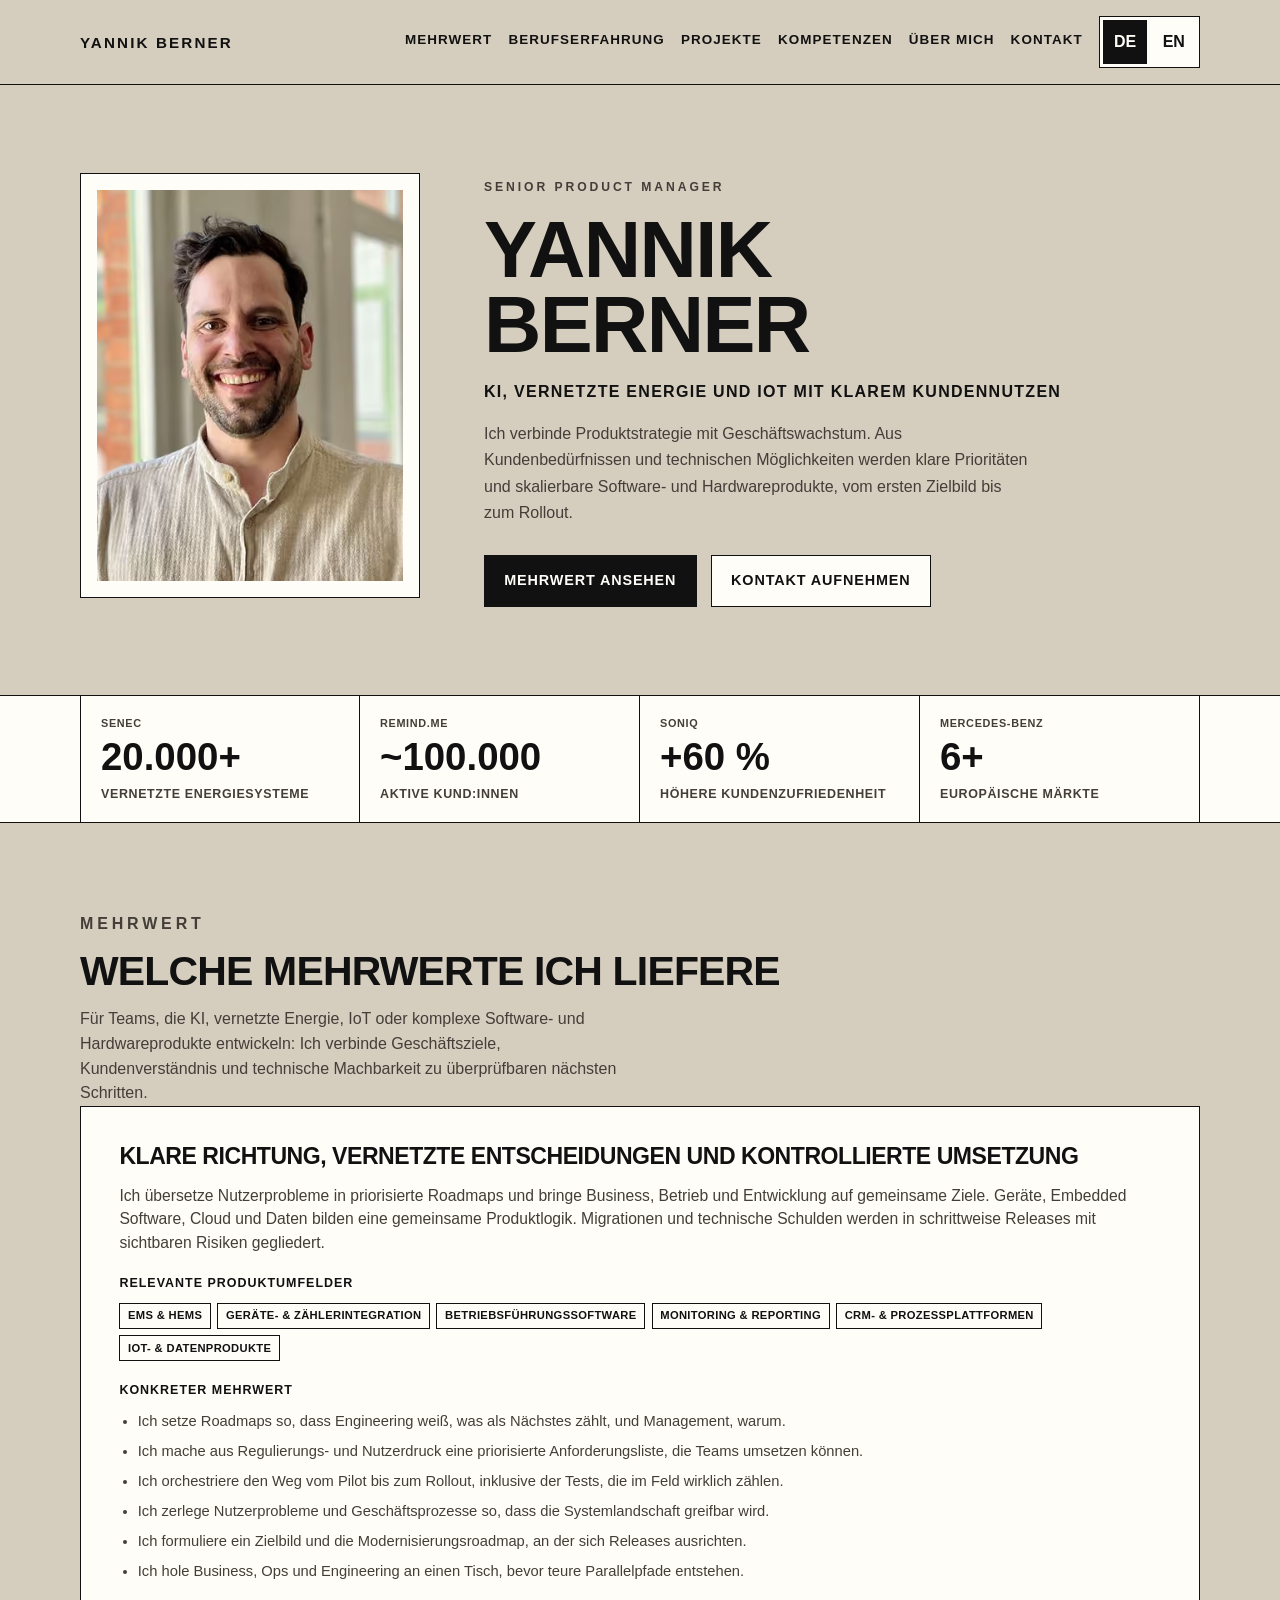
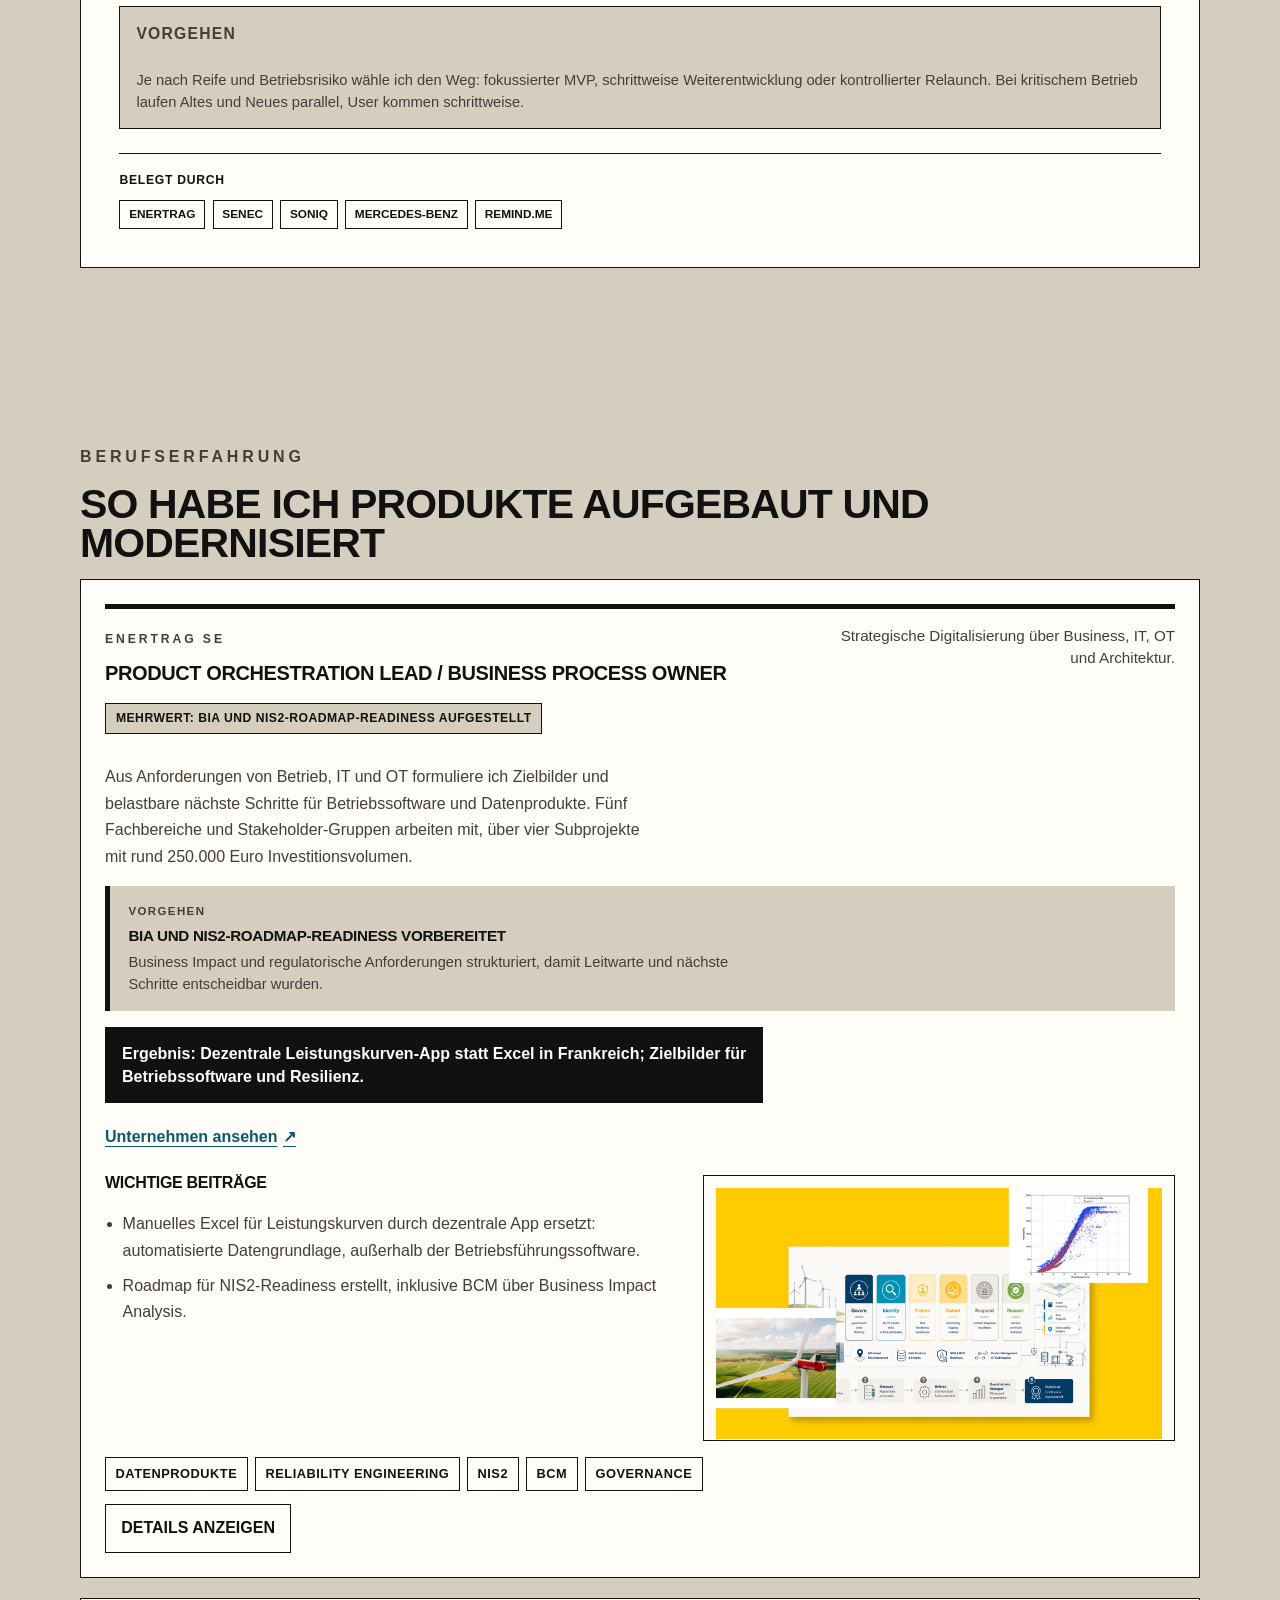
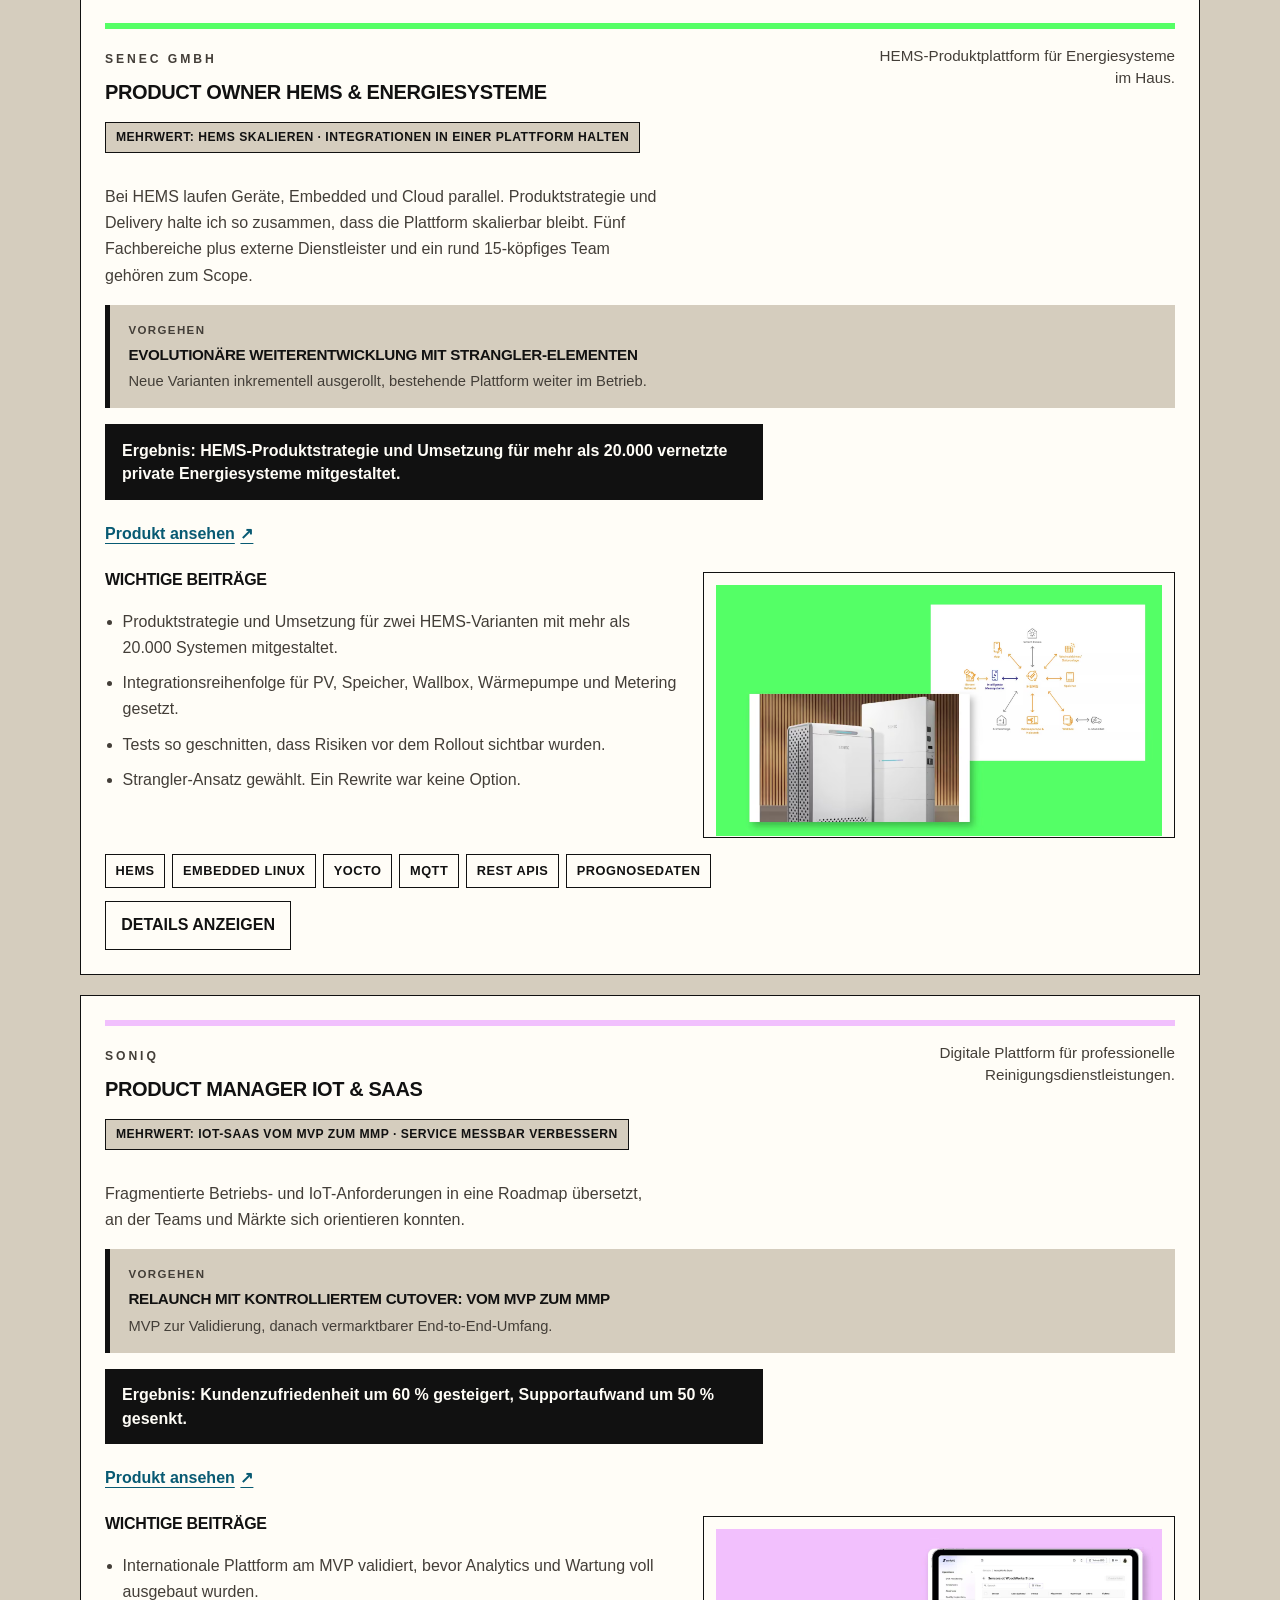
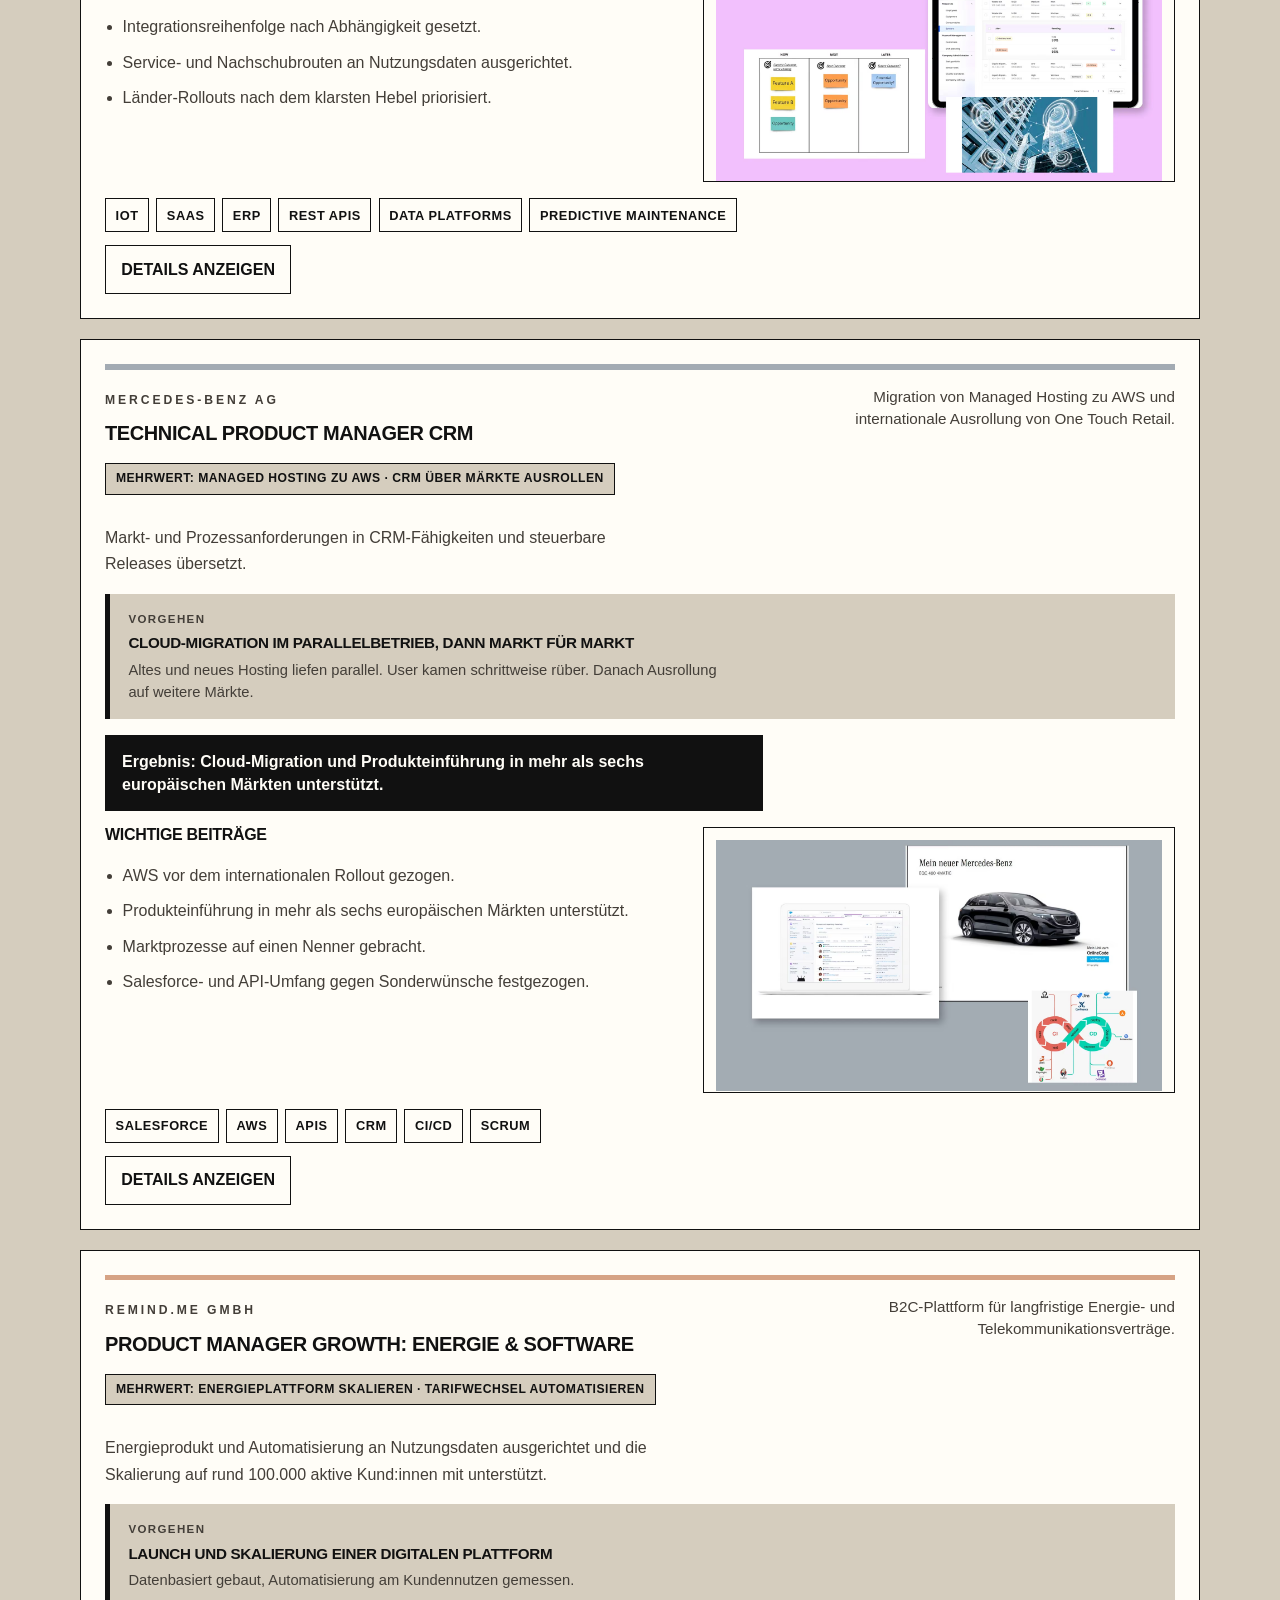
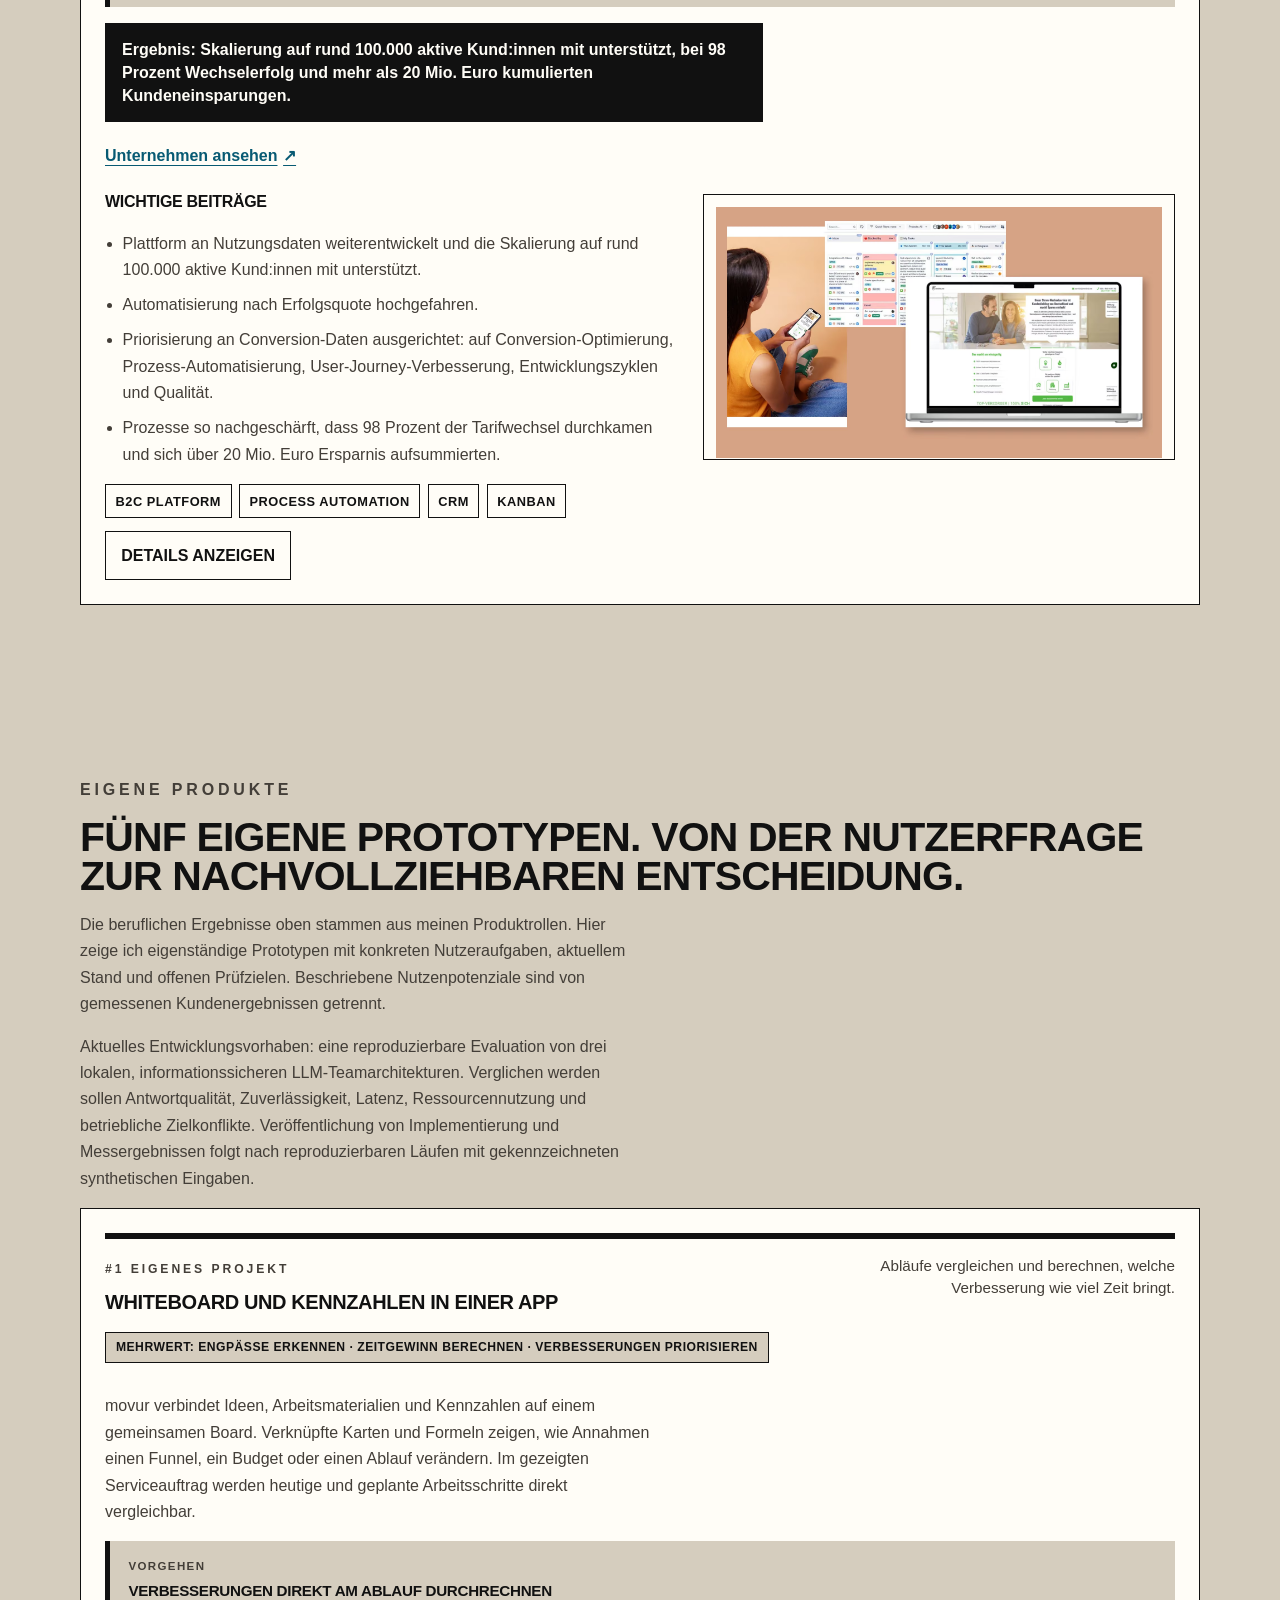
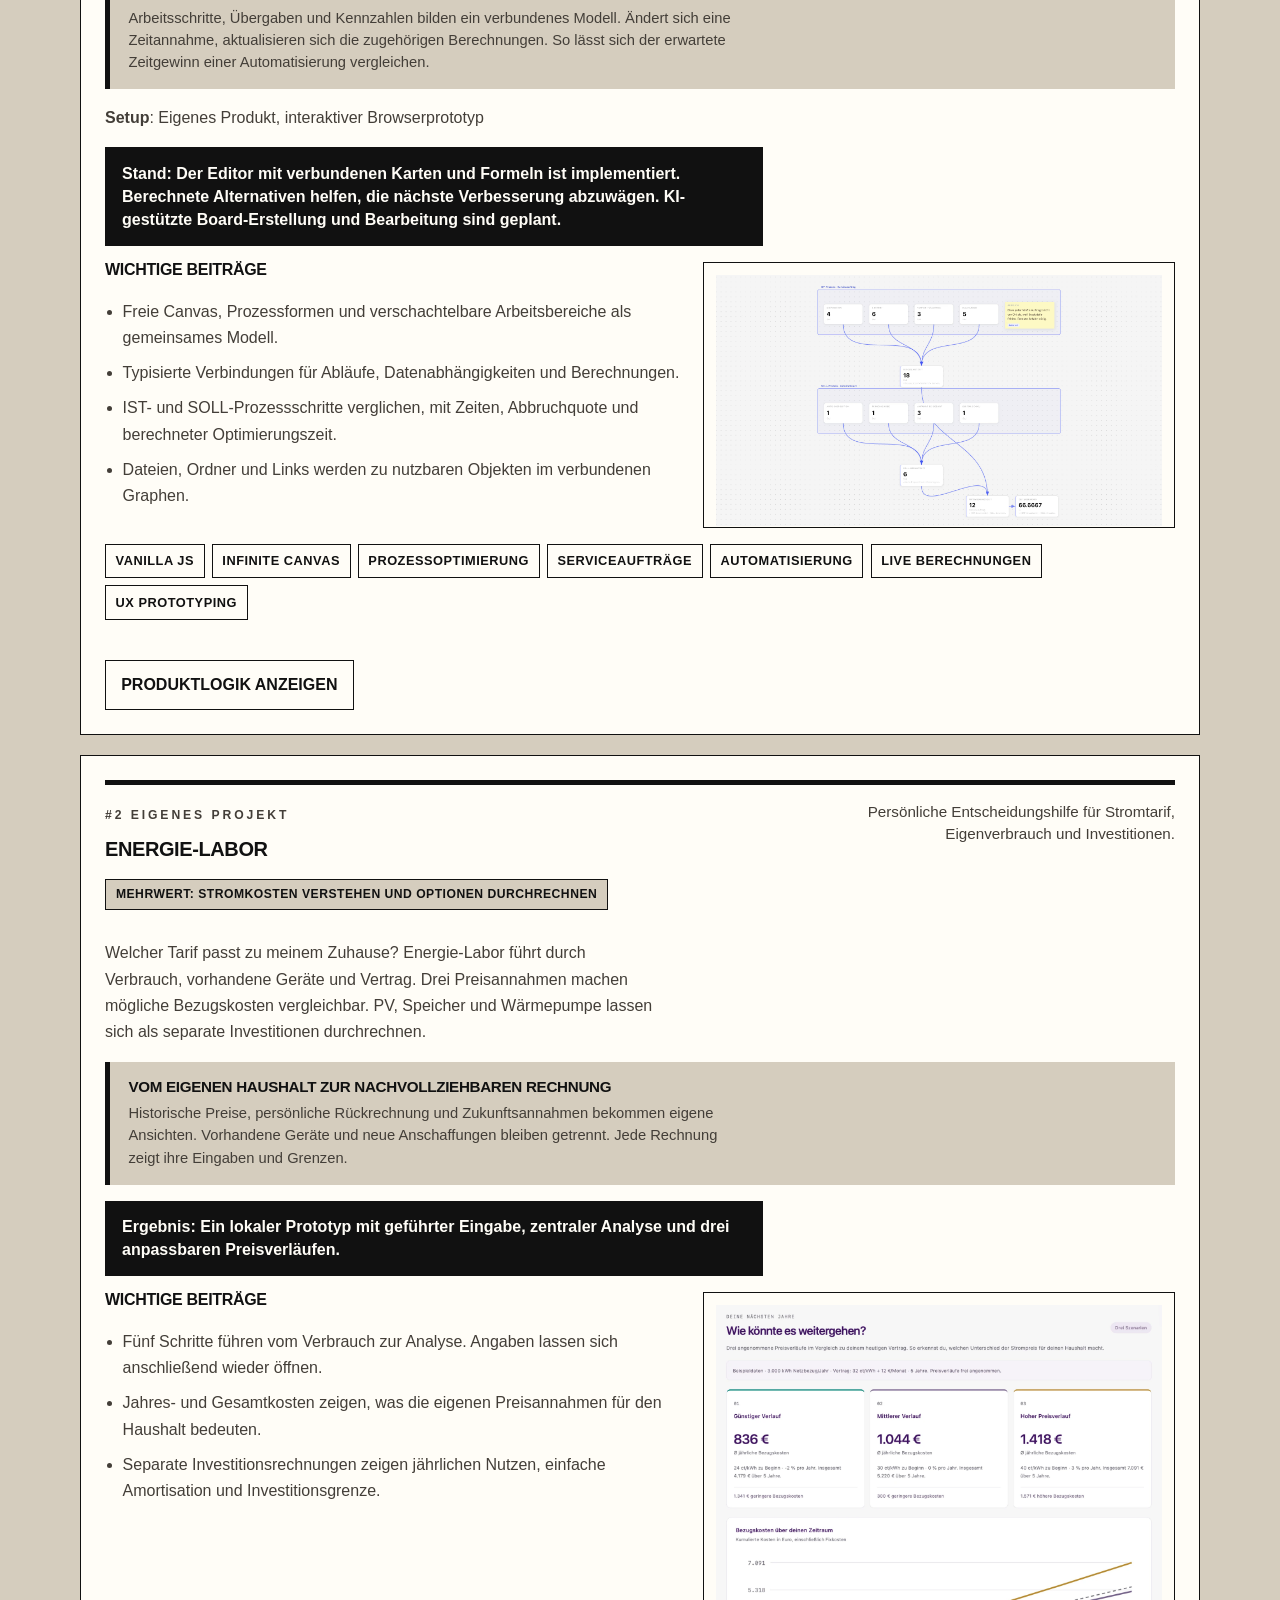
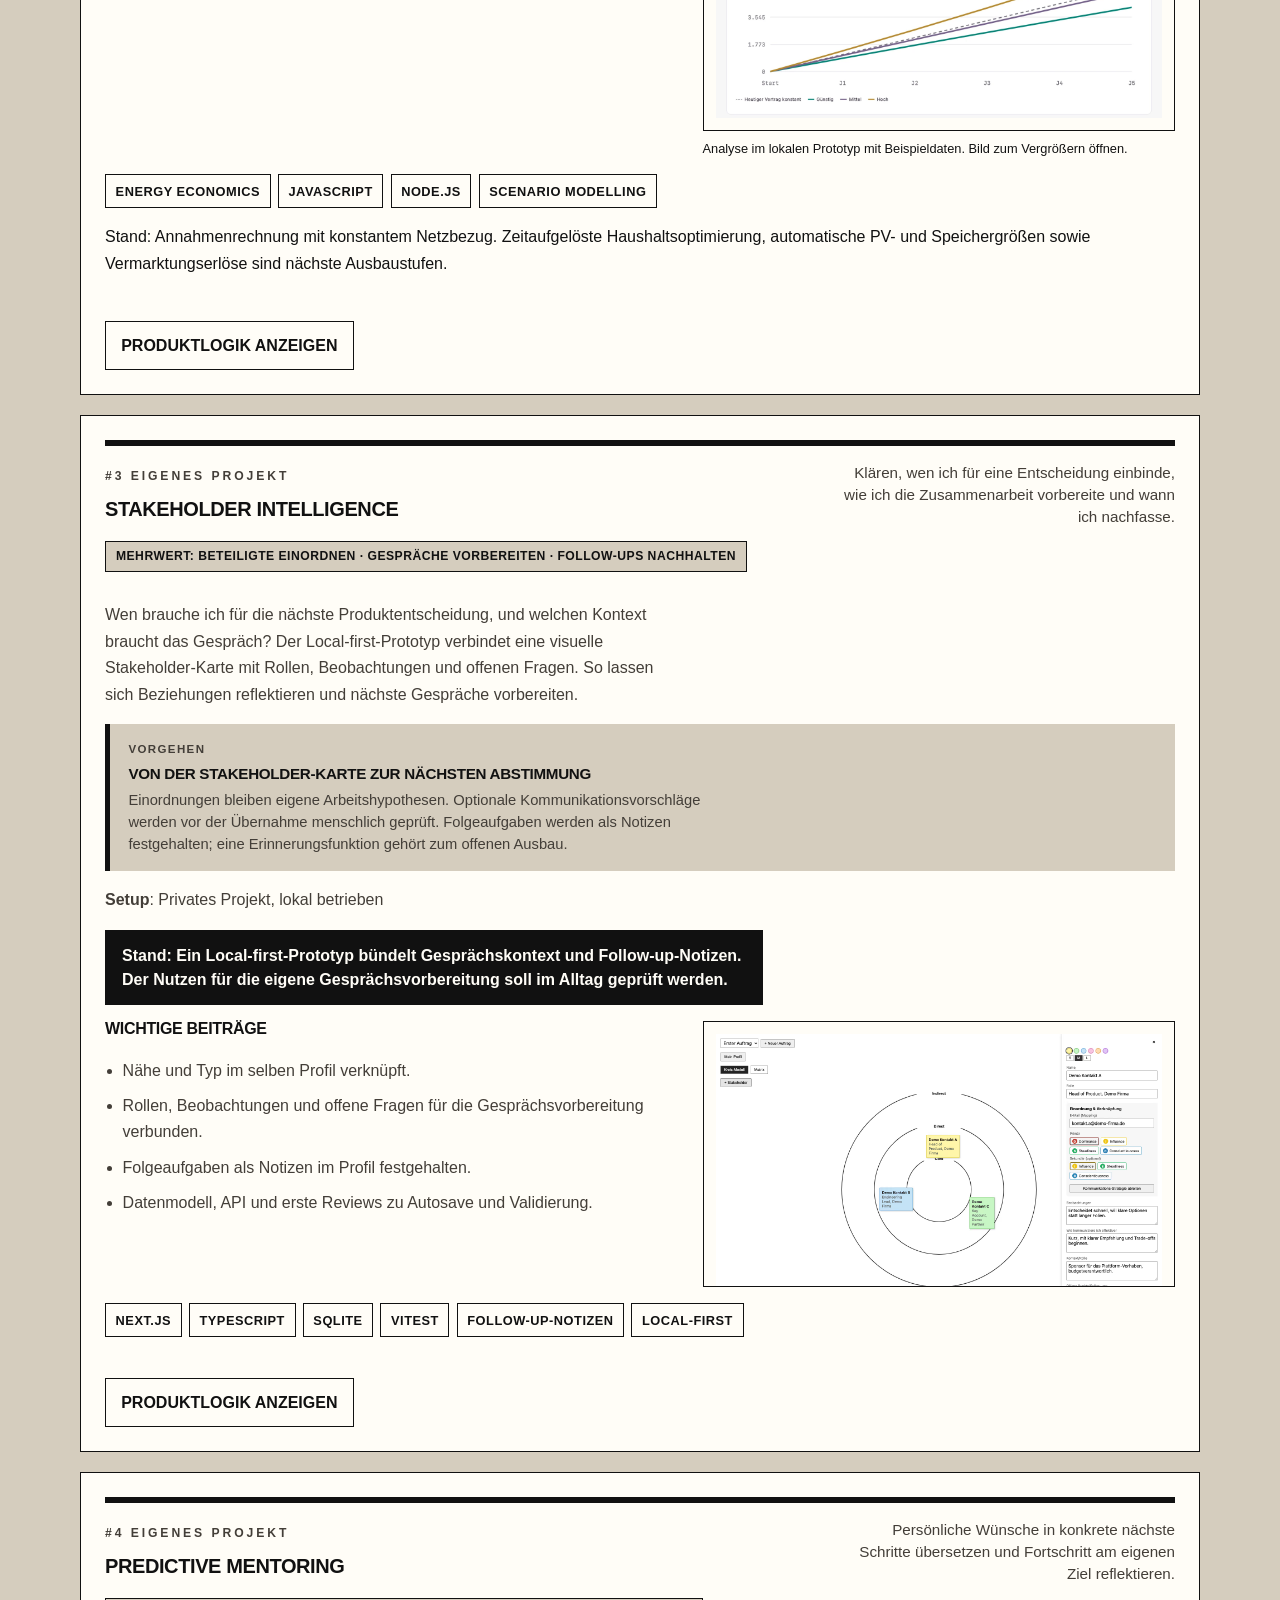
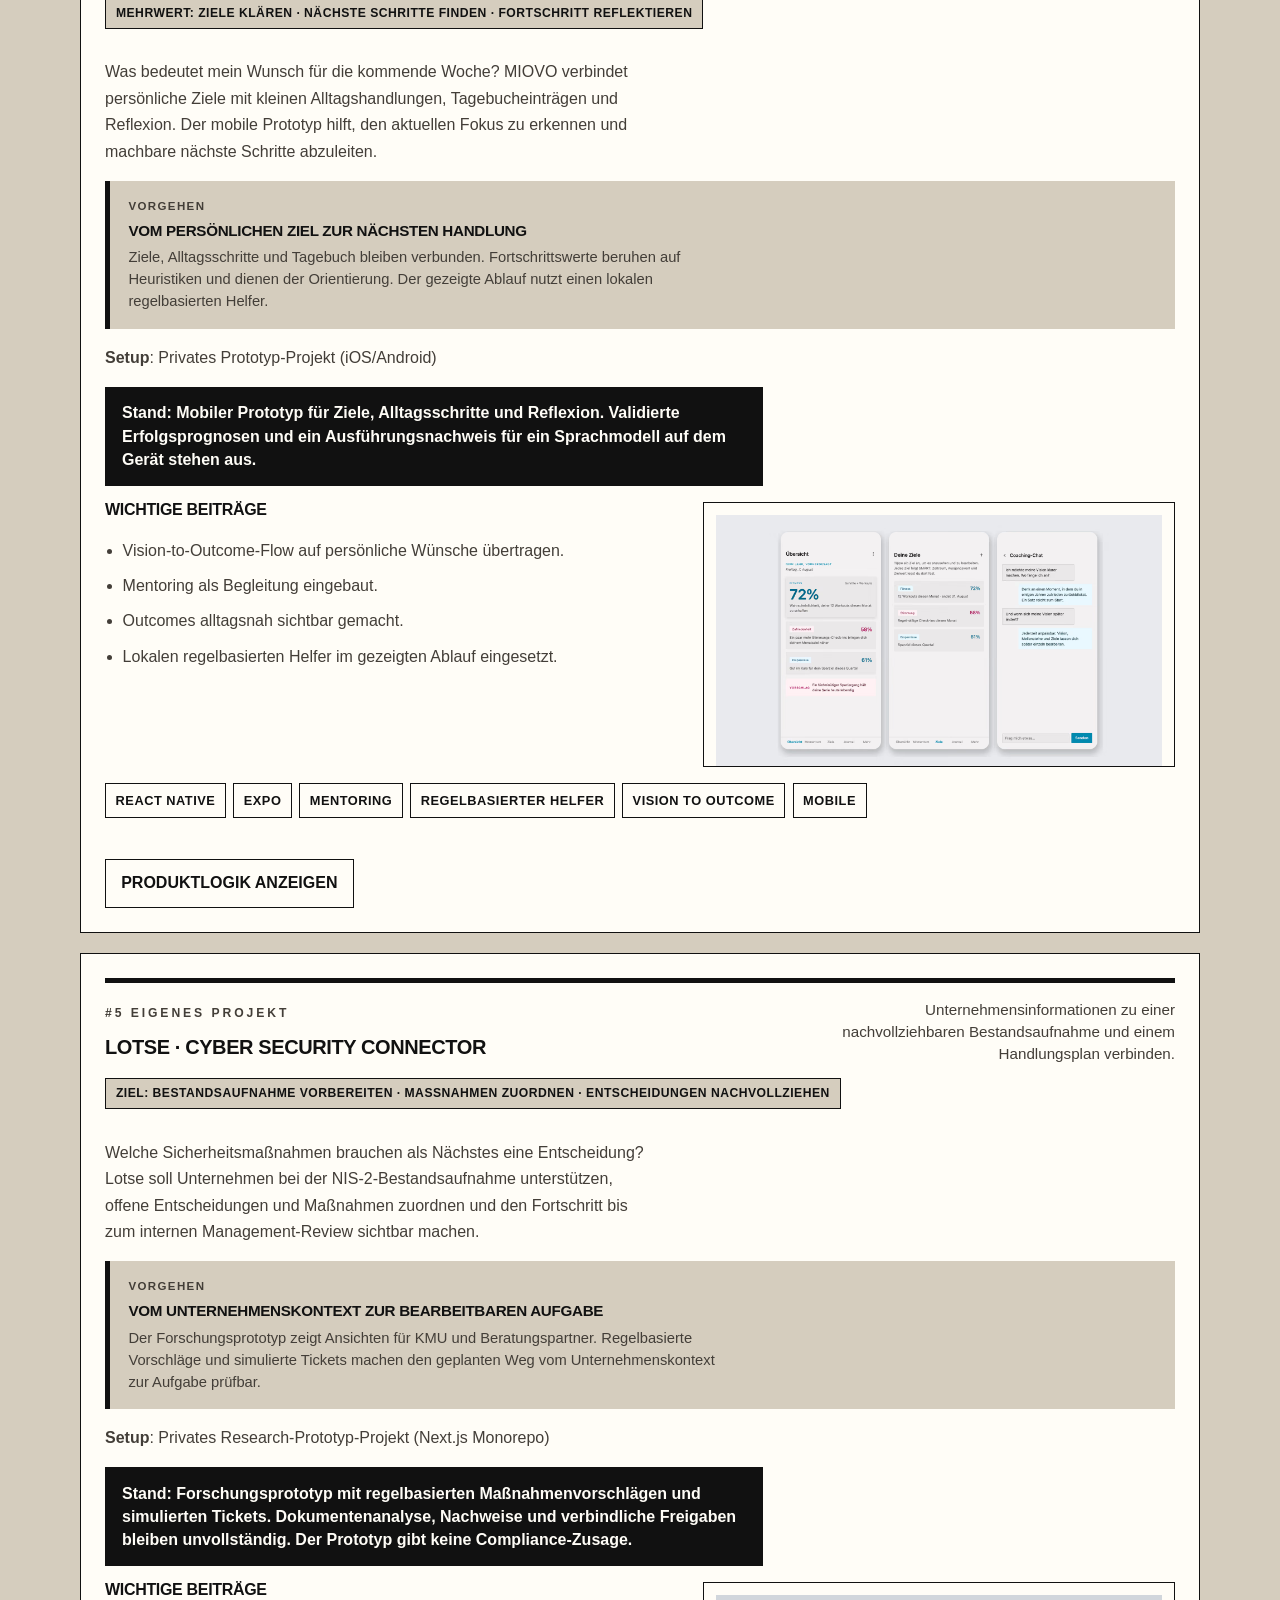
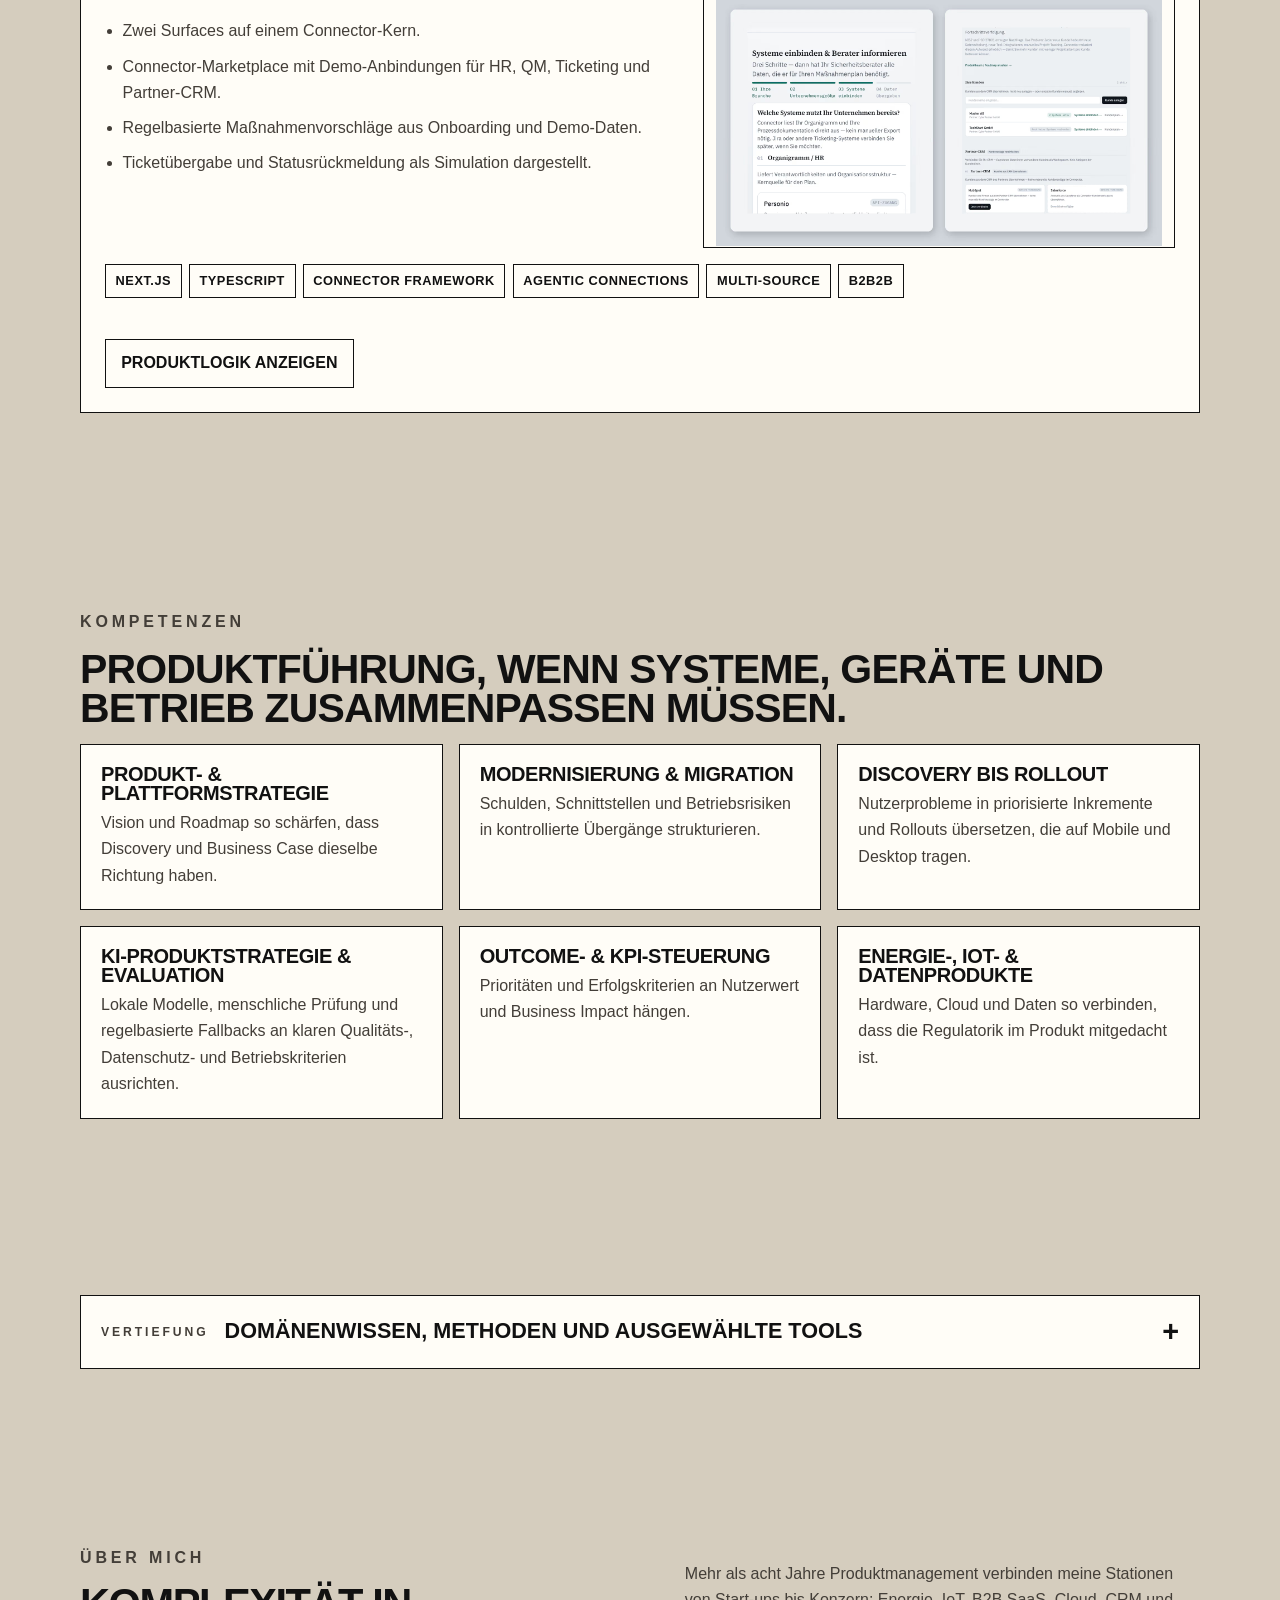
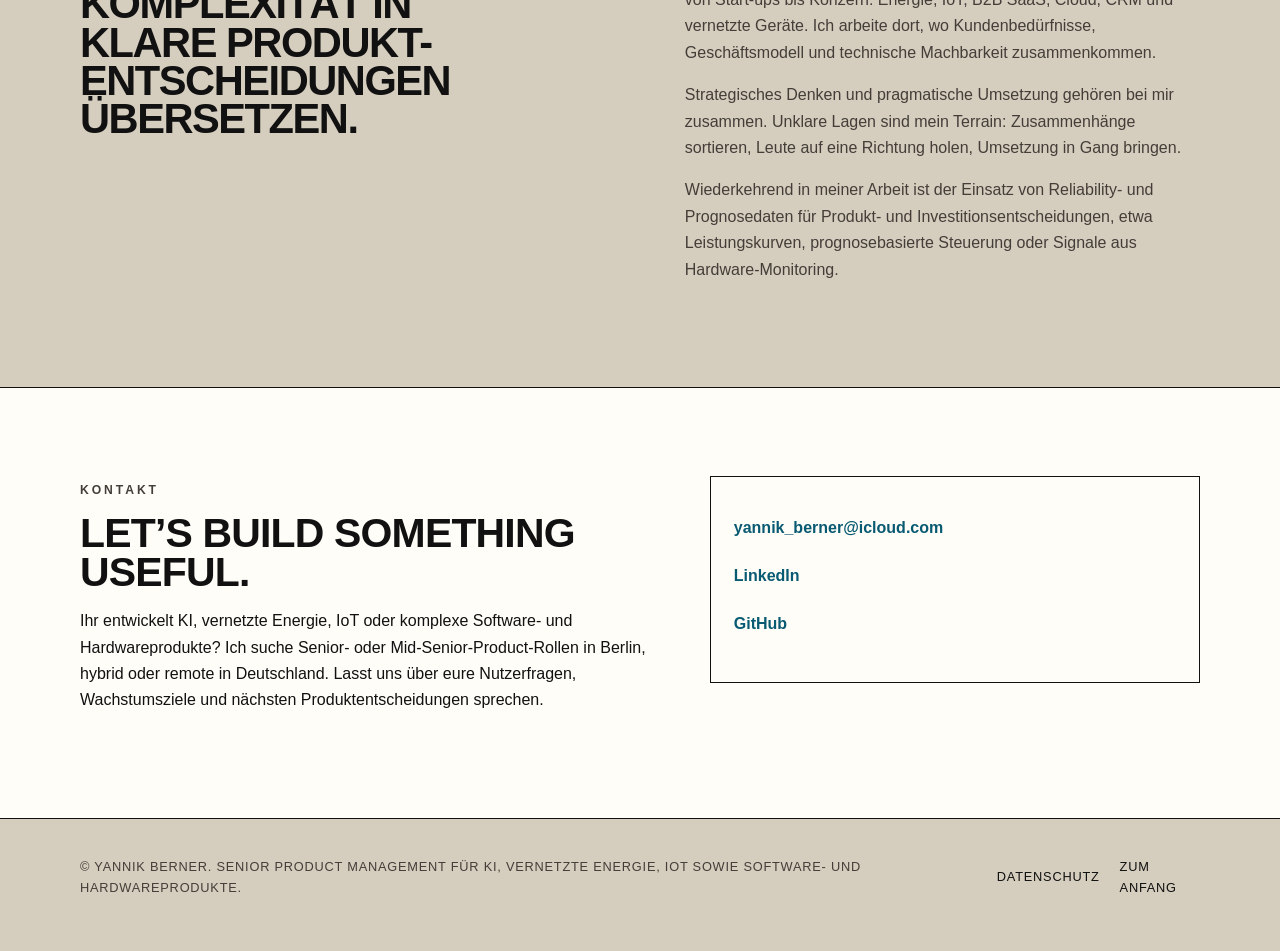
<file: index.html>
<!DOCTYPE html>
<html lang="de">
  <head>
    <meta charset="UTF-8" />
    <meta name="viewport" content="width=device-width, initial-scale=1.0" />
    <meta
      name="description"
      content="Senior Product Manager für KI, vernetzte Energie, IoT und komplexe Software- und Hardwareprodukte. Produktstrategie, messbarer Kundennutzen und Umsetzung bis zum Rollout."
    />
    <meta name="theme-color" content="#d5cdbe" />
    <link rel="canonical" href="https://yannikberner-ai-pm.github.io/?lang=de" />
    <link rel="alternate" hreflang="de" href="https://yannikberner-ai-pm.github.io/?lang=de" />
    <link rel="alternate" hreflang="en" href="https://yannikberner-ai-pm.github.io/?lang=en" />
    <link rel="alternate" hreflang="x-default" href="https://yannikberner-ai-pm.github.io/" />
    <meta property="og:type" content="profile" />
    <meta property="og:site_name" content="Yannik Berner" />
    <meta property="og:url" content="https://yannikberner-ai-pm.github.io/?lang=de" />
    <meta property="og:title" content="Yannik Berner | Senior Product Manager · KI, Energie &amp; IoT" />
    <meta property="og:description" content="Produktstrategie mit Wirkung: KI, vernetzte Energie, IoT und komplexe Software- und Hardwareprodukte. Berufliche Ergebnisse und eigene Prototypen." />
    <meta property="og:image" content="https://yannikberner-ai-pm.github.io/assets/images/yannik-berner-social-preview.png" />
    <meta property="og:image:width" content="1200" />
    <meta property="og:image:height" content="630" />
    <meta property="og:image:alt" content="Yannik Berner, Senior Product Manager für KI, vernetzte Energie und IoT" />
    <meta property="og:locale" content="de_DE" />
    <meta property="og:locale:alternate" content="en_GB" />
    <meta property="profile:first_name" content="Yannik" />
    <meta property="profile:last_name" content="Berner" />
    <meta name="twitter:card" content="summary_large_image" />
    <meta name="twitter:title" content="Yannik Berner | Senior Product Manager · KI, Energie &amp; IoT" />
    <meta name="twitter:description" content="Produktstrategie mit Wirkung: KI, vernetzte Energie, IoT und komplexe Software- und Hardwareprodukte. Berufliche Ergebnisse und eigene Prototypen." />
    <meta name="twitter:image" content="https://yannikberner-ai-pm.github.io/assets/images/yannik-berner-social-preview.png" />
    <meta name="twitter:image:alt" content="Yannik Berner, Senior Product Manager für KI, vernetzte Energie und IoT" />
    <title>Yannik Berner | Senior Product Manager · KI, Energie &amp; IoT</title>
    <link rel="icon" type="image/png" sizes="32x32" href="assets/images/favicon-32.png" />
    <link rel="stylesheet" href="styles.css?v=20261117-energy-images" />
    <script type="application/ld+json" id="person-jsonld">
      {
        "@context": "https://schema.org",
        "@type": "Person",
        "name": "Yannik Berner",
        "url": "https://yannikberner-ai-pm.github.io/",
        "image": "https://yannikberner-ai-pm.github.io/assets/images/yannik-berner-portrait.jpg",
        "jobTitle": "Senior Product Manager",
        "description": "Senior Product Manager für KI, vernetzte Energie, IoT und komplexe Software- und Hardwareprodukte. Verbindet Geschäftsziele, Kundenverständnis und technische Machbarkeit.",
        "email": "mailto:yannik_berner@icloud.com",
        "sameAs": ["https://www.linkedin.com/in/yannik-berner-72235216b/", "https://github.com/yannikberner-AI-PM"],
        "knowsAbout": [
          "Product Strategy",
          "Platform Strategy",
          "Product Discovery",
          "Product-Market Fit",
          "Complex Systems",
          "Connected Energy",
          "HEMS",
          "Device Integration",
          "AI Product Strategy & Evaluation",
          "EMS",
          "IoT",
          "B2B2C Products",
          "B2B SaaS",
          "Software Product Modernization",
          "Platform Transformation",
          "Cloud Migration",
          "Stakeholder Management",
          "Roadmaps",
          "OKRs"
        ],
        "contactPoint": {
          "@type": "ContactPoint",
          "contactType": "professional",
          "email": "yannik_berner@icloud.com",
          "url": "https://www.linkedin.com/in/yannik-berner-72235216b/"
        }
      }
    </script>
  </head>
  <body>
    <a class="skip-link" href="#main-content" data-i18n="skipLink">Zum Inhalt springen</a>

    <header class="site-header">
      <div class="container nav-bar">
        <a class="brand" href="#top">Yannik Berner</a>
        <div class="nav-controls">
          <button class="nav-toggle" type="button" aria-expanded="false" aria-controls="site-nav" aria-label="Navigation umschalten" data-i18n-aria="nav.toggleLabel">
            Menü
          </button>
          <nav id="site-nav" class="site-nav" aria-label="Hauptnavigation" data-i18n-aria="nav.mainLabel">
            <a href="#impact" data-i18n="nav.value">Mehrwert</a>
            <a href="#experience" data-i18n="nav.experience">Berufserfahrung</a>
            <a href="#projects" data-i18n="nav.projects">Projekte</a>
            <a href="#capabilities" data-i18n="nav.capabilities">Kompetenzen</a>
            <a href="#about" data-i18n="nav.about">Über mich</a>
            <a href="#contact" data-i18n="nav.contact">Kontakt</a>
            <div class="lang-switcher" role="group" aria-label="Sprache auswählen" data-i18n-aria="nav.languageLabel">
              <button class="lang-button is-active" type="button" data-lang="de" aria-pressed="true">DE</button>
              <button class="lang-button" type="button" data-lang="en" aria-pressed="false">EN</button>
            </div>
          </nav>
        </div>
      </div>
    </header>

    <main id="main-content">
      <section class="hero section" id="top">
        <div class="container hero-grid">
          <div class="portrait-shell reveal">
            <picture>
              <source type="image/avif" srcset="assets/images/yannik-berner-portrait.avif" />
              <source type="image/webp" srcset="assets/images/yannik-berner-portrait.webp" />
              <img src="assets/images/yannik-berner-portrait.jpg" alt="Porträt von Yannik Berner" width="488" height="470" loading="eager" decoding="async" fetchpriority="high" data-i18n-alt="hero.portraitAlt" />
            </picture>
            <div class="image-placeholder" aria-hidden="true">
              <span data-i18n="hero.portraitPlaceholder">Porträt von Yannik Berner</span>
            </div>
          </div>

          <div class="hero-copy reveal">
            <p class="eyebrow" data-i18n="hero.eyebrow">SENIOR PRODUCT MANAGER</p>
            <h1>
              <span data-i18n="hero.nameFirst">YANNIK</span><br />
              <span data-i18n="hero.nameSecond">BERNER</span>
            </h1>
            <p class="hero-title" data-i18n="hero.title">KI, vernetzte Energie und IoT mit klarem Kundennutzen</p>
            <p class="hero-intro" data-i18n="hero.intro">Ich verbinde Produktstrategie mit Geschäftswachstum. Aus Kundenbedürfnissen und technischen Möglichkeiten werden klare Prioritäten und skalierbare Software- und Hardwareprodukte, vom ersten Zielbild bis zum Rollout.</p>
            <p class="hero-intro-mobile" data-i18n="hero.introMobile">Ich übersetze Kundenbedürfnisse in klare Prioritäten und skalierbare Produkte für KI, vernetzte Energie und IoT.</p>
            <div class="hero-actions">
              <a class="button button-primary" href="#impact" data-i18n="hero.ctaPrimary">Mehrwert ansehen</a>
              <a class="button button-secondary" href="#contact" data-i18n="hero.ctaSecondary" data-focus-target="#contact-email">Kontakt aufnehmen</a>
            </div>
          </div>
        </div>
      </section>

      <section class="proof-section" aria-label="Ausgewählte Ergebnisse" data-i18n-aria="proof.ariaLabel">
        <div class="container proof-grid">
          <a href="#senec" class="proof-item">
            <span class="proof-source">SENEC</span>
            <strong>20.000+</strong>
            <span data-i18n="proof.items.0">vernetzte Energiesysteme</span>
          </a>
          <a href="#remindme" class="proof-item">
            <span class="proof-source">remind.me</span>
            <strong>~100.000</strong>
            <span data-i18n="proof.items.1">aktive Kund:innen</span>
          </a>
          <a href="#soniq" class="proof-item">
            <span class="proof-source">soniq</span>
            <strong>+60 %</strong>
            <span data-i18n="proof.items.2">höhere Kundenzufriedenheit</span>
          </a>
          <a href="#mercedes" class="proof-item">
            <span class="proof-source">Mercedes-Benz</span>
            <strong>6+</strong>
            <span data-i18n="proof.items.3">europäische Märkte</span>
          </a>
        </div>
      </section>

      <section class="section impact-section" id="impact">
        <div class="container">
          <div class="section-intro reveal">
            <p class="eyebrow" data-i18n="impact.eyebrow">Mehrwert</p>
            <h2 data-i18n="impact.heading">Welche Mehrwerte ich liefere</h2>
            <p class="section-lead" data-i18n="impact.intro">Für Teams, die KI, vernetzte Energie, IoT oder komplexe Software- und Hardwareprodukte entwickeln: Ich verbinde Geschäftsziele, Kundenverständnis und technische Machbarkeit zu überprüfbaren nächsten Schritten.</p>
          </div>
          <div class="impact-grid">
            <article class="impact-card reveal">
              <h3 data-i18n="impact.items.0.title">Klare Richtung, vernetzte Entscheidungen und kontrollierte Umsetzung</h3>
              <p data-i18n="impact.items.0.text">Ich übersetze Nutzerprobleme in priorisierte Roadmaps und bringe Business, Betrieb und Entwicklung auf gemeinsame Ziele. Geräte, Embedded Software, Cloud und Daten bilden eine gemeinsame Produktlogik. Migrationen und technische Schulden werden in schrittweise Releases mit sichtbaren Risiken gegliedert.</p>
              <h4 data-i18n="impact.environmentsHeading">Relevante Produktumfelder</h4>
              <div class="impact-tags">
                <span data-i18n="impact.items.0.environments.0">EMS &amp; HEMS</span>
                <span data-i18n="impact.items.0.environments.1">Geräte- &amp; Zählerintegration</span>
                <span data-i18n="impact.items.0.environments.5">Betriebsführungssoftware</span>
                <span data-i18n="impact.items.0.environments.7">Monitoring &amp; Reporting</span>
                <span data-i18n="impact.items.0.environments.11">CRM- &amp; Prozessplattformen</span>
                <span data-i18n="impact.items.0.environments.12">IoT- &amp; Datenprodukte</span>
              </div>
              <h4 data-i18n="impact.valueHeading">Konkreter Mehrwert</h4>
              <ul>
                <li data-i18n="impact.items.0.points.0">Ich setze Roadmaps so, dass Engineering weiß, was als Nächstes zählt, und Management, warum.</li>
                <li data-i18n="impact.items.0.points.1">Ich mache aus Regulierungs- und Nutzerdruck eine priorisierte Anforderungsliste, die Teams umsetzen können.</li>
                <li data-i18n="impact.items.0.points.4">Ich orchestriere den Weg vom Pilot bis zum Rollout, inklusive der Tests, die im Feld wirklich zählen.</li>
                <li data-i18n="impact.items.0.points.7">Ich zerlege Nutzerprobleme und Geschäftsprozesse so, dass die Systemlandschaft greifbar wird.</li>
                <li data-i18n="impact.items.0.points.8">Ich formuliere ein Zielbild und die Modernisierungsroadmap, an der sich Releases ausrichten.</li>
                <li data-i18n="impact.items.0.points.12">Ich hole Business, Ops und Engineering an einen Tisch, bevor teure Parallelpfade entstehen.</li>
              </ul>
              <div class="impact-approach-note">
                <p class="impact-approach-label" data-i18n="impact.approachSummary">Vorgehen</p>
                <p data-i18n="impact.items.0.approach">Je nach Reife und Betriebsrisiko wähle ich den Weg: fokussierter MVP, schrittweise Weiterentwicklung oder kontrollierter Relaunch. Bei kritischem Betrieb laufen Altes und Neues parallel, User kommen schrittweise.</p>
              </div>
              <div class="impact-proof">
                <span data-i18n="impact.proofLabel">Belegt durch</span>
                <div class="impact-proof-links">
                  <a href="#enertrag">ENERTRAG</a>
                  <a href="#senec">SENEC</a>
                  <a href="#soniq">soniq</a>
                  <a href="#mercedes">Mercedes-Benz</a>
                  <a href="#remindme">remind.me</a>
                </div>
              </div>
            </article>
          </div>
        </div>
      </section>

      <section class="section" id="about">
        <div class="container split-layout about-layout">
          <div class="section-intro reveal about-heading">
            <p class="eyebrow" data-i18n="about.eyebrow">Über mich</p>
            <h2 class="about-title">
              <span data-i18n="about.heading.0">KOMPLEXITÄT IN</span>
              <span data-i18n="about.heading.1">KLARE PRODUKT-</span>
              <span data-i18n="about.heading.2">ENTSCHEIDUNGEN</span>
              <span data-i18n="about.heading.3">ÜBERSETZEN.</span>
            </h2>
          </div>
          <div class="prose reveal about-content">
            <p data-i18n="about.p1">Mehr als acht Jahre Produktmanagement verbinden meine Stationen von Start-ups bis Konzern: Energie, IoT, B2B SaaS, Cloud, CRM und vernetzte Geräte. Ich arbeite dort, wo Kundenbedürfnisse, Geschäftsmodell und technische Machbarkeit zusammenkommen.</p>
            <p data-i18n="about.p2">Strategisches Denken und pragmatische Umsetzung gehören bei mir zusammen. Unklare Lagen sind mein Terrain: Zusammenhänge sortieren, Leute auf eine Richtung holen, Umsetzung in Gang bringen.</p>
            <p data-i18n="about.p3">Wiederkehrend in meiner Arbeit ist der Einsatz von Reliability- und Prognosedaten für Produkt- und Investitionsentscheidungen, etwa Leistungskurven, prognosebasierte Steuerung oder Signale aus Hardware-Monitoring.</p>
          </div>
        </div>
      </section>

      <section class="section" id="capabilities">
        <div class="container">
          <div class="section-intro reveal">
            <p class="eyebrow" data-i18n="capabilities.eyebrow">Kompetenzen</p>
            <h2 data-i18n="capabilities.heading">Produktführung, wenn Systeme, Geräte und Betrieb zusammenpassen müssen.</h2>
          </div>
          <div class="capabilities-grid">
            <article class="capability reveal">
              <h3 data-i18n="capabilities.items.0.title">Produkt- &amp; Plattformstrategie</h3>
              <p data-i18n="capabilities.items.0.text">Vision und Roadmap so schärfen, dass Discovery und Business Case dieselbe Richtung haben.</p>
            </article>
            <article class="capability reveal">
              <h3 data-i18n="capabilities.items.1.title">Modernisierung &amp; Migration</h3>
              <p data-i18n="capabilities.items.1.text">Schulden, Schnittstellen und Betriebsrisiken in kontrollierte Übergänge strukturieren.</p>
            </article>
            <article class="capability reveal">
              <h3 data-i18n="capabilities.items.2.title">Discovery bis Rollout</h3>
              <p data-i18n="capabilities.items.2.text">Nutzerprobleme in priorisierte Inkremente und Rollouts übersetzen, die auf Mobile und Desktop tragen.</p>
            </article>
            <article class="capability reveal">
              <h3 data-i18n="capabilities.items.3.title">KI-Produktstrategie &amp; Evaluation</h3>
              <p data-i18n="capabilities.items.3.text">Lokale Modelle, menschliche Prüfung und regelbasierte Fallbacks an klaren Qualitäts-, Datenschutz- und Betriebskriterien ausrichten.</p>
            </article>
            <article class="capability reveal">
              <h3 data-i18n="capabilities.items.4.title">Outcome- &amp; KPI-Steuerung</h3>
              <p data-i18n="capabilities.items.4.text">Prioritäten und Erfolgskriterien an Nutzerwert und Business Impact hängen.</p>
            </article>
            <article class="capability reveal">
              <h3 data-i18n="capabilities.items.5.title">Energie-, IoT- &amp; Datenprodukte</h3>
              <p data-i18n="capabilities.items.5.text">Hardware, Cloud und Daten so verbinden, dass die Regulatorik im Produkt mitgedacht ist.</p>
            </article>
          </div>
        </div>
      </section>

      <section class="section skills-section">
        <div class="container">
          <details class="skills-disclosure reveal">
            <summary>
              <span class="eyebrow" data-i18n="skills.eyebrow">Vertiefung</span>
              <span class="skills-summary-title" data-i18n="skills.heading">Domänenwissen, Methoden und ausgewählte Tools</span>
            </summary>
            <div class="skills-grid">
            <article class="skill-group reveal">
              <h3 data-i18n="skills.groups.0.title">Vernetzte Energie &amp; KI-Produktarbeit</h3>
              <ul>
                <li data-i18n="skills.groups.0.items.0">EMS/HEMS</li>
                <li data-i18n="skills.groups.0.items.1">Energy Intelligence</li>
                <li data-i18n="skills.groups.0.items.2">Geräteintegration</li>
                <li data-i18n="skills.groups.0.items.3">Zählerintegration im HEMS</li>
                <li data-i18n="skills.groups.0.items.4">Lokale Modelle</li>
                <li data-i18n="skills.groups.0.items.5">Menschliche Prüfung</li>
                <li data-i18n="skills.groups.0.items.6">dynamische Stromtarife</li>
                <li data-i18n="skills.groups.0.items.7">Eigenverbrauchsoptimierung</li>
                <li data-i18n="skills.groups.0.items.8">Evaluationskriterien</li>
                <li data-i18n="skills.groups.0.items.9">Regelbasierte Fallbacks</li>
                <li data-i18n="skills.groups.0.items.10">Datenschutzbewusste Architektur</li>
              </ul>
            </article>
            <article class="skill-group reveal">
              <h3 data-i18n="skills.groups.1.title">Energiesysteme &amp; Technologie</h3>
              <ul>
                <li data-i18n="skills.groups.1.items.0">PV</li>
                <li data-i18n="skills.groups.1.items.1">Batteriespeicher</li>
                <li data-i18n="skills.groups.1.items.2">Wallboxen</li>
                <li data-i18n="skills.groups.1.items.3">Wärmepumpen</li>
                <li data-i18n="skills.groups.1.items.4">IoT</li>
                <li data-i18n="skills.groups.1.items.5">Edge-Geräte</li>
                <li data-i18n="skills.groups.1.items.6">Embedded-Systeme</li>
                <li data-i18n="skills.groups.1.items.7">MQTT</li>
                <li data-i18n="skills.groups.1.items.8">EEBus</li>
                <li data-i18n="skills.groups.1.items.9">Modbus</li>
                <li data-i18n="skills.groups.1.items.10">RS485</li>
                <li data-i18n="skills.groups.1.items.11">REST-APIs</li>
                <li data-i18n="skills.groups.1.items.12">Datenmodelle</li>
                <li data-i18n="skills.groups.1.items.13">AWS</li>
              </ul>
            </article>
            <article class="skill-group reveal">
              <h3 data-i18n="skills.groups.2.title">Produktmanagement</h3>
              <ul>
                <li data-i18n="skills.groups.2.items.0">Produktstrategie</li>
                <li data-i18n="skills.groups.2.items.1">Roadmaps</li>
                <li data-i18n="skills.groups.2.items.2">Product Discovery</li>
                <li data-i18n="skills.groups.2.items.3">Anforderungsmanagement &amp; User Stories</li>
                <li data-i18n="skills.groups.2.items.4">Akzeptanzkriterien</li>
                <li data-i18n="skills.groups.2.items.5">MVP &amp; MMP</li>
                <li data-i18n="skills.groups.2.items.6">Make / Partner / Buy</li>
                <li data-i18n="skills.groups.2.items.7">Priorisierung</li>
                <li data-i18n="skills.groups.2.items.8">KPIs &amp; Outcomes</li>
                <li data-i18n="skills.groups.2.items.9">Prozessoptimierung</li>
                <li data-i18n="skills.groups.2.items.10">Mobile/Tablet/Desktop</li>
              </ul>
            </article>
            <article class="skill-group reveal">
              <h3 data-i18n="skills.groups.3.title">Zusammenarbeit</h3>
              <ul>
                <li data-i18n="skills.groups.3.items.0">Stakeholder-Abstimmung</li>
                <li data-i18n="skills.groups.3.items.1">Cross-funktionale Zusammenarbeit</li>
                <li data-i18n="skills.groups.3.items.2">Nutzer- &amp; Fachbereichsworkshops</li>
                <li data-i18n="skills.groups.3.items.3">Partner- &amp; Anbietersteuerung</li>
                <li data-i18n="skills.groups.3.items.4">Management-Entscheidungsvorlagen</li>
                <li data-i18n="skills.groups.3.items.5">Internationale Zusammenarbeit</li>
              </ul>
            </article>
            <article class="skill-group reveal">
              <h3 data-i18n="skills.groups.4.title">Arbeitsweisen &amp; Methoden</h3>
              <ul>
                <li data-i18n="skills.groups.4.items.0">Scrum</li>
                <li data-i18n="skills.groups.4.items.1">Kanban</li>
                <li data-i18n="skills.groups.4.items.2">Flight Levels</li>
                <li data-i18n="skills.groups.4.items.3">OKRs</li>
                <li data-i18n="skills.groups.4.items.4">Evolutionäre Produktentwicklung</li>
                <li data-i18n="skills.groups.4.items.5">Inkrementelle Releases</li>
              </ul>
            </article>
            <article class="skill-group reveal">
              <h3 data-i18n="skills.groups.5.title">Tools &amp; Prototyping</h3>
              <ul>
                <li data-i18n="skills.groups.5.items.0">Jira</li>
                <li data-i18n="skills.groups.5.items.1">Confluence</li>
                <li data-i18n="skills.groups.5.items.2">Xray</li>
                <li data-i18n="skills.groups.5.items.3">Python-Prototyping</li>
                <li data-i18n="skills.groups.5.items.4">KI-gestütztes Prototyping</li>
                <li data-i18n="skills.groups.5.items.5">Claude Code</li>
                <li data-i18n="skills.groups.5.items.6">GitHub Copilot</li>
              </ul>
            </article>
            </div>
          </details>
        </div>
      </section>

      <section class="section experience-section" id="experience">
        <div class="container">
          <div class="section-intro reveal">
            <p class="eyebrow" data-i18n="experience.eyebrow">Berufserfahrung</p>
            <h2 data-i18n="experience.heading">So habe ich Produkte aufgebaut und modernisiert</h2>
          </div>

          <article class="case-study energtrag reveal" id="enertrag">
            <div class="case-accent"></div>
            <div class="case-study-header">
              <div>
                <p class="eyebrow">ENERTRAG SE</p>
                <h3 data-i18n="experience.enertrag.title">Product Orchestration Lead / Business Process Owner</h3>
              </div>
              <p class="case-context" data-i18n="experience.enertrag.meta">Strategische Digitalisierung über Business, IT, OT und Architektur.</p>
            </div>
            <p class="value-label" data-i18n="experience.enertrag.valueLabel">Mehrwert: BIA und NIS2‑Roadmap‑Readiness aufgestellt</p>
            <p class="case-overview" data-i18n="experience.enertrag.overview">Aus Anforderungen von Betrieb, IT und OT formuliere ich Zielbilder und belastbare nächste Schritte für Betriebssoftware und Datenprodukte. Fünf Fachbereiche und Stakeholder-Gruppen arbeiten mit, über vier Subprojekte mit rund 250.000 Euro Investitionsvolumen.</p>
            <div class="case-approach">
              <p class="case-approach-label" data-i18n="experience.common.approachLabel">Vorgehen</p>
              <h4 data-i18n="experience.enertrag.approachTitle">BIA und NIS2‑Roadmap‑Readiness vorbereitet</h4>
              <p data-i18n="experience.enertrag.approachText">Business Impact und regulatorische Anforderungen strukturiert, damit Leitwarte und nächste Schritte entscheidbar wurden.</p>
            </div>
            <p class="result-line" data-i18n="experience.enertrag.result">Ergebnis: Dezentrale Leistungskurven-App statt Excel in Frankreich; Zielbilder für Betriebssoftware und Resilienz.</p>
            <p class="case-external-link">
              <a href="https://enertrag.com/de" target="_blank" rel="noopener noreferrer" data-url-de="https://enertrag.com/de" data-url-en="https://enertrag.com/" data-i18n-aria="experience.enertrag.mediaLinkLabel" aria-label="ENERTRAG-Website in einem neuen Tab öffnen"><span data-i18n="experience.common.companyLink">Unternehmen ansehen</span> <span aria-hidden="true">↗</span></a>
            </p>
            <div class="case-body">
              <div class="case-list">
                <h4 data-i18n="experience.common.contributions">Wichtige Beiträge</h4>
                <ul>
                  <li data-i18n="experience.enertrag.contributions.0">Manuelles Excel für Leistungskurven durch dezentrale App ersetzt: automatisierte Datengrundlage, außerhalb der Betriebsführungssoftware.</li>
                  <li data-i18n="experience.enertrag.contributions.1">Roadmap für NIS2‑Readiness erstellt, inklusive BCM über Business Impact Analysis.</li>
                </ul>
              </div>
              <a
                class="media-shell media-link"
                href="https://enertrag.com/de"
                target="_blank"
                rel="noopener noreferrer"
                data-url-de="https://enertrag.com/de"
                data-url-en="https://enertrag.com/"
                data-i18n-aria="experience.enertrag.mediaLinkLabel"
               aria-label="ENERTRAG-Website in einem neuen Tab öffnen">
                <picture>
                  <source type="image/avif" srcset="assets/images/enertrag-case-study-collage.avif" />
                  <source type="image/webp" srcset="assets/images/enertrag-case-study-collage.webp" />
                  <img src="assets/images/enertrag-case-study-collage.jpg" alt="Collage zu den Digitalisierungsprojekten bei ENERTRAG" width="1600" height="900" loading="lazy" decoding="async" data-i18n-alt="experience.enertrag.imageAlt" />
                </picture>
                <div class="image-placeholder" aria-hidden="true">
                  <span data-i18n="experience.common.casePlaceholder">Case-Study-Visualisierung</span>
                </div>
              </a>
            </div>
            <div class="tags" aria-label="Technologien und Methoden" data-i18n-aria="experience.common.tagsLabel">
              <span data-i18n="experience.enertrag.tags.0">Datenprodukte</span>
              <span data-i18n="experience.enertrag.tags.1">Reliability Engineering</span>
              <span data-i18n="experience.enertrag.tags.2">NIS2</span>
              <span data-i18n="experience.enertrag.tags.3">BCM</span>
              <span data-i18n="experience.enertrag.tags.4">Governance</span>
            </div>
            <button class="details-toggle" type="button" aria-expanded="false" aria-controls="details-enertrag" data-i18n="experience.common.viewDetails">Details anzeigen</button>
            <div id="details-enertrag" class="case-details" hidden>
              <p><strong data-i18n="experience.common.contextLabel">Kontext</strong>: <span data-i18n="experience.enertrag.details.context">Modernisierung vorbereitet, Schwerpunkt dann POLIS mit Cyber Security, NIS2 und BCM. Leistungskurven als dezentrale App außerhalb der Betriebsführungssoftware. Reliability-Prototyp blieb zunächst im Backlog.</span></p>
              <p><strong data-i18n="experience.common.approachLabel">Vorgehen</strong>: <span data-i18n="experience.enertrag.details.approach">Domänen, Use Cases und Datenanforderungen strukturiert. Dezentrale Leistungskurven-App mit französischen Stakeholdern umgesetzt. Zielbilder, Roadmap und Anbieteranalyse aufgesetzt.</span></p>
              <p><strong data-i18n="experience.common.valueLabel">Wert</strong>: <span data-i18n="experience.enertrag.details.value">Grundlage für weitere Produktentscheidungen und kritische Betriebsprozesse unter Resilienz-Druck. BIA und NIS2-Roadmap-Readiness entstanden dabei innerhalb von rund sechs Monaten, ein Beleg für strategische Tiefe trotz kurzer Zeitspanne.</span></p>
            </div>
          </article>

          <article class="case-study senec reveal" id="senec">
            <div class="case-accent"></div>
            <div class="case-study-header">
              <div>
                <p class="eyebrow">SENEC GmbH</p>
                <h3 data-i18n="experience.senec.title">Product Owner HEMS &amp; Energiesysteme</h3>
              </div>
              <p class="case-context" data-i18n="experience.senec.meta">HEMS-Produktplattform für Energiesysteme im Haus.</p>
            </div>
            <p class="value-label" data-i18n="experience.senec.valueLabel">Mehrwert: HEMS skalieren · Integrationen in einer Plattform halten</p>
            <p class="case-overview" data-i18n="experience.senec.overview">Bei HEMS laufen Geräte, Embedded und Cloud parallel. Produktstrategie und Delivery halte ich so zusammen, dass die Plattform skalierbar bleibt. Fünf Fachbereiche plus externe Dienstleister und ein rund 15-köpfiges Team gehören zum Scope.</p>
            <div class="case-approach">
              <p class="case-approach-label" data-i18n="experience.common.approachLabel">Vorgehen</p>
              <h4 data-i18n="experience.senec.approachTitle">Evolutionäre Weiterentwicklung mit Strangler-Elementen</h4>
              <p data-i18n="experience.senec.approachText">Neue Varianten inkrementell ausgerollt, bestehende Plattform weiter im Betrieb.</p>
            </div>
            <p class="result-line" data-i18n="experience.senec.result">Ergebnis: HEMS-Produktstrategie und Umsetzung für mehr als 20.000 vernetzte private Energiesysteme mitgestaltet.</p>
            <p class="case-external-link">
              <a href="https://senec.com/de/produkte/senec-powerpilot-home" target="_blank" rel="noopener noreferrer" data-i18n-aria="experience.senec.mediaLinkLabel" aria-label="SENEC PowerPilot in einem neuen Tab öffnen"><span data-i18n="experience.common.productLink">Produkt ansehen</span> <span aria-hidden="true">↗</span></a>
            </p>
            <div class="case-body">
              <div class="case-list">
                <h4 data-i18n="experience.common.contributions">Wichtige Beiträge</h4>
                <ul>
                  <li data-i18n="experience.senec.contributions.0">Produktstrategie und Umsetzung für zwei HEMS-Varianten mit mehr als 20.000 Systemen mitgestaltet.</li>
                  <li data-i18n="experience.senec.contributions.1">Integrationsreihenfolge für PV, Speicher, Wallbox, Wärmepumpe und Metering gesetzt.</li>
                  <li data-i18n="experience.senec.contributions.2">Tests so geschnitten, dass Risiken vor dem Rollout sichtbar wurden.</li>
                  <li data-i18n="experience.senec.contributions.3">Strangler-Ansatz gewählt. Ein Rewrite war keine Option.</li>
                </ul>
              </div>
              <a
                class="media-shell media-link"
                href="https://senec.com/de/produkte/senec-powerpilot-home"
                target="_blank"
                rel="noopener noreferrer"
                data-i18n-aria="experience.senec.mediaLinkLabel"
               aria-label="SENEC PowerPilot in einem neuen Tab öffnen">
                <picture>
                  <source type="image/avif" srcset="assets/images/senec-case-study-collage.avif" />
                  <source type="image/webp" srcset="assets/images/senec-case-study-collage.webp" />
                  <img src="assets/images/senec-case-study-collage.jpg" alt="Collage zum Home Energy Management System bei SENEC" width="1600" height="900" loading="lazy" decoding="async" data-i18n-alt="experience.senec.imageAlt" />
                </picture>
                <div class="image-placeholder" aria-hidden="true">
                  <span data-i18n="experience.common.casePlaceholder">Case-Study-Visualisierung</span>
                </div>
              </a>
            </div>
            <div class="tags" aria-label="Technologien und Methoden" data-i18n-aria="experience.common.tagsLabel">
              <span data-i18n="experience.senec.tags.0">HEMS</span>
              <span data-i18n="experience.senec.tags.1">Embedded Linux</span>
              <span data-i18n="experience.senec.tags.2">Yocto</span>
              <span data-i18n="experience.senec.tags.3">MQTT</span>
              <span data-i18n="experience.senec.tags.4">REST APIs</span>
              <span data-i18n="experience.senec.tags.5">Prognosedaten</span>
            </div>
            <button class="details-toggle" type="button" aria-expanded="false" aria-controls="details-senec" data-i18n="experience.common.viewDetails">Details anzeigen</button>
            <div id="details-senec" class="case-details" hidden>
              <div class="case-list case-list-more">
                <h4 data-i18n="experience.common.moreContributions">Weitere Beiträge</h4>
                <ul>
                  <li data-i18n="experience.senec.contributions.4">Prognoselogik in die bestehende Steuerung integriert.</li>
                  <li data-i18n="experience.senec.contributions.5">Geräte-Onboarding standardisiert.</li>
                </ul>
              </div>
              <p><strong data-i18n="experience.common.contextLabel">Kontext</strong>: <span data-i18n="experience.senec.details.context">Produktarbeit über Hardware, Software und Cloud mit hoher Abhängigkeit vom laufenden Betrieb.</span></p>
              <p><strong data-i18n="experience.common.approachLabel">Vorgehen</strong>: <span data-i18n="experience.senec.details.approach">Bestehende Plattform schrittweise um Varianten und Integrationen erweitert, bei laufendem Betrieb.</span></p>
              <p><strong data-i18n="experience.common.valueLabel">Wert</strong>: <span data-i18n="experience.senec.details.value">Mehr Zuverlässigkeit, bessere Integration, skalierbare Plattformgrundlage.</span></p>
            </div>
          </article>

          <article class="case-study soniq reveal" id="soniq">
            <div class="case-accent"></div>
            <div class="case-study-header">
              <div>
                <p class="eyebrow">soniq</p>
                <h3 data-i18n="experience.soniq.title">Product Manager IoT &amp; SaaS</h3>
              </div>
              <p class="case-context" data-i18n="experience.soniq.meta">Digitale Plattform für professionelle Reinigungsdienstleistungen.</p>
            </div>
            <p class="value-label" data-i18n="experience.soniq.valueLabel">Mehrwert: IoT-SaaS vom MVP zum MMP · Service messbar verbessern</p>
            <p class="case-overview" data-i18n="experience.soniq.overview">Fragmentierte Betriebs- und IoT-Anforderungen in eine Roadmap übersetzt, an der Teams und Märkte sich orientieren konnten.</p>
            <div class="case-approach">
              <p class="case-approach-label" data-i18n="experience.common.approachLabel">Vorgehen</p>
              <h4 data-i18n="experience.soniq.approachTitle">Relaunch mit kontrolliertem Cutover: vom MVP zum MMP</h4>
              <p data-i18n="experience.soniq.approachText">MVP zur Validierung, danach vermarktbarer End‑to‑End-Umfang.</p>
            </div>
            <p class="result-line" data-i18n="experience.soniq.result">Ergebnis: Kundenzufriedenheit um 60 % gesteigert, Supportaufwand um 50 % gesenkt.</p>
            <p class="case-external-link">
              <a href="https://www.karcher.com/de/de/professional/produkte/equipment-management-c998" target="_blank" rel="noopener noreferrer" data-url-de="https://www.karcher.com/de/de/professional/produkte/equipment-management-c998" data-url-en="https://www.kaercher.com/int/professional/connected-cleaning.html" data-i18n-aria="experience.soniq.mediaLinkLabel" aria-label="Kärcher Connected Cleaning in einem neuen Tab öffnen"><span data-i18n="experience.common.productLink">Produkt ansehen</span> <span aria-hidden="true">↗</span></a>
            </p>
            <div class="case-body">
              <div class="case-list">
                <h4 data-i18n="experience.common.contributions">Wichtige Beiträge</h4>
                <ul>
                  <li data-i18n="experience.soniq.contributions.0">Internationale Plattform am MVP validiert, bevor Analytics und Wartung voll ausgebaut wurden.</li>
                  <li data-i18n="experience.soniq.contributions.1">Integrationsreihenfolge nach Abhängigkeit gesetzt.</li>
                  <li data-i18n="experience.soniq.contributions.2">Service- und Nachschubrouten an Nutzungsdaten ausgerichtet.</li>
                  <li data-i18n="experience.soniq.contributions.3">Länder-Rollouts nach dem klarsten Hebel priorisiert.</li>
                </ul>
              </div>
              <a
                class="media-shell media-link"
                href="https://www.karcher.com/de/de/professional/produkte/equipment-management-c998"
                target="_blank"
                rel="noopener noreferrer"
                data-url-de="https://www.karcher.com/de/de/professional/produkte/equipment-management-c998"
                data-url-en="https://www.kaercher.com/int/professional/connected-cleaning.html"
                data-i18n-aria="experience.soniq.mediaLinkLabel"
               aria-label="Kärcher Connected Cleaning in einem neuen Tab öffnen">
                <picture>
                  <source type="image/avif" srcset="assets/images/soniq-case-study-collage.avif" />
                  <source type="image/webp" srcset="assets/images/soniq-case-study-collage.webp" />
                  <img src="assets/images/soniq-case-study-collage.jpg" alt="Collage zur IoT- und Datenplattform soniq IQ" width="1600" height="900" loading="lazy" decoding="async" data-i18n-alt="experience.soniq.imageAlt" />
                </picture>
                <div class="image-placeholder" aria-hidden="true">
                  <span data-i18n="experience.common.casePlaceholder">Case-Study-Visualisierung</span>
                </div>
              </a>
            </div>
            <div class="tags" aria-label="Technologien und Methoden" data-i18n-aria="experience.common.tagsLabel">
              <span data-i18n="experience.soniq.tags.0">IoT</span>
              <span data-i18n="experience.soniq.tags.1">SaaS</span>
              <span data-i18n="experience.soniq.tags.2">ERP</span>
              <span data-i18n="experience.soniq.tags.3">REST APIs</span>
              <span data-i18n="experience.soniq.tags.4">Data Platforms</span>
              <span data-i18n="experience.soniq.tags.5">Predictive Maintenance</span>
            </div>
            <button class="details-toggle" type="button" aria-expanded="false" aria-controls="details-soniq" data-i18n="experience.common.viewDetails">Details anzeigen</button>
            <div id="details-soniq" class="case-details" hidden>
              <div class="case-list case-list-more">
                <h4 data-i18n="experience.common.moreContributions">Weitere Beiträge</h4>
                <ul>
                  <li data-i18n="experience.soniq.contributions.4">Reliability-Daten für vorausschauende Wartung genutzt.</li>
                </ul>
              </div>
              <p><strong data-i18n="experience.common.contextLabel">Kontext</strong>: <span data-i18n="experience.soniq.details.context">Dynamisches B2B-Umfeld mit wechselnden Kundenanforderungen.</span></p>
              <p><strong data-i18n="experience.common.approachLabel">Vorgehen</strong>: <span data-i18n="experience.soniq.details.approach">MVP zuerst, dann MMP mit klarem End‑to‑End-Nutzen und kontrolliertem Übergang.</span></p>
              <p><strong data-i18n="experience.common.valueLabel">Wert</strong>: <span data-i18n="experience.soniq.details.value">Stärkerer Fit, bessere Prozesssicht, klarere Geschäftslogik.</span></p>
            </div>
          </article>

          <article class="case-study mercedes reveal" id="mercedes">
            <div class="case-accent"></div>
            <div class="case-study-header">
              <div>
                <p class="eyebrow">Mercedes-Benz AG</p>
                <h3 data-i18n="experience.mercedes.title">Technical Product Manager CRM</h3>
              </div>
              <p class="case-context" data-i18n="experience.mercedes.meta">Migration von Managed Hosting zu AWS und internationale Ausrollung von One Touch Retail.</p>
            </div>
            <p class="value-label" data-i18n="experience.mercedes.valueLabel">Mehrwert: Managed Hosting zu AWS · CRM über Märkte ausrollen</p>
            <p class="case-overview" data-i18n="experience.mercedes.overview">Markt- und Prozessanforderungen in CRM-Fähigkeiten und steuerbare Releases übersetzt.</p>
            <div class="case-approach">
              <p class="case-approach-label" data-i18n="experience.common.approachLabel">Vorgehen</p>
              <h4 data-i18n="experience.mercedes.approachTitle">Cloud-Migration im Parallelbetrieb, dann Markt für Markt</h4>
              <p data-i18n="experience.mercedes.approachText">Altes und neues Hosting liefen parallel. User kamen schrittweise rüber. Danach Ausrollung auf weitere Märkte.</p>
            </div>
            <p class="result-line" data-i18n="experience.mercedes.result">Ergebnis: Cloud-Migration und Produkteinführung in mehr als sechs europäischen Märkten unterstützt.</p>
            <div class="case-body">
              <div class="case-list">
                <h4 data-i18n="experience.common.contributions">Wichtige Beiträge</h4>
                <ul>
                  <li data-i18n="experience.mercedes.contributions.0">AWS vor dem internationalen Rollout gezogen.</li>
                  <li data-i18n="experience.mercedes.contributions.1">Produkteinführung in mehr als sechs europäischen Märkten unterstützt.</li>
                  <li data-i18n="experience.mercedes.contributions.2">Marktprozesse auf einen Nenner gebracht.</li>
                  <li data-i18n="experience.mercedes.contributions.3">Salesforce- und API-Umfang gegen Sonderwünsche festgezogen.</li>
                </ul>
              </div>
              <div class="media-shell">
                <picture>
                  <source type="image/avif" srcset="assets/images/mercedes-case-study-collage.avif" />
                  <source type="image/webp" srcset="assets/images/mercedes-case-study-collage.webp" />
                  <img src="assets/images/mercedes-case-study-collage.jpg" alt="Collage zur CRM- und Vertriebsplattform bei Mercedes-Benz" width="1600" height="900" loading="lazy" decoding="async" data-i18n-alt="experience.mercedes.imageAlt" />
                </picture>
                <div class="image-placeholder" aria-hidden="true">
                  <span data-i18n="experience.common.casePlaceholder">Case-Study-Visualisierung</span>
                </div>
              </div>
            </div>
            <div class="tags" aria-label="Technologien und Methoden" data-i18n-aria="experience.common.tagsLabel">
              <span data-i18n="experience.mercedes.tags.0">Salesforce</span>
              <span data-i18n="experience.mercedes.tags.1">AWS</span>
              <span data-i18n="experience.mercedes.tags.2">APIs</span>
              <span data-i18n="experience.mercedes.tags.3">CRM</span>
              <span data-i18n="experience.mercedes.tags.4">CI/CD</span>
              <span data-i18n="experience.mercedes.tags.5">Scrum</span>
            </div>
            <button class="details-toggle" type="button" aria-expanded="false" aria-controls="details-mercedes" data-i18n="experience.common.viewDetails">Details anzeigen</button>
            <div id="details-mercedes" class="case-details" hidden>
              <div class="case-list case-list-more">
                <h4 data-i18n="experience.common.moreContributions">Weitere Beiträge</h4>
                <ul>
                  <li data-i18n="experience.mercedes.contributions.4">Release-Takt über Märkte vergleichbar gemacht.</li>
                </ul>
              </div>
              <p><strong data-i18n="experience.common.contextLabel">Kontext</strong>: <span data-i18n="experience.mercedes.details.context">Reguliertes Umfeld mit hohem Abstimmungsbedarf zwischen Produkt und Delivery, inklusive AWS-Migration.</span></p>
              <p><strong data-i18n="experience.common.approachLabel">Vorgehen</strong>: <span data-i18n="experience.mercedes.details.approach">Altes und neues Hosting parallel betrieben, User schrittweise migriert, danach weitere europäische Märkte ausgerollt.</span></p>
              <p><strong data-i18n="experience.common.valueLabel">Wert</strong>: <span data-i18n="experience.mercedes.details.value">Schnellere Verbreitung standardisierter Prozesse.</span></p>
            </div>
          </article>

          <article class="case-study remindme reveal" id="remindme">
            <div class="case-accent"></div>
            <div class="case-study-header">
              <div>
                <p class="eyebrow">remind.me GmbH</p>
                <h3 data-i18n="experience.remindme.title">Product Manager Growth: Energie &amp; Software</h3>
              </div>
              <p class="case-context" data-i18n="experience.remindme.meta">B2C-Plattform für langfristige Energie- und Telekommunikationsverträge.</p>
            </div>
            <p class="value-label" data-i18n="experience.remindme.valueLabel">Mehrwert: Energieplattform skalieren · Tarifwechsel automatisieren</p>
            <p class="case-overview" data-i18n="experience.remindme.overview">Energieprodukt und Automatisierung an Nutzungsdaten ausgerichtet und die Skalierung auf rund 100.000 aktive Kund:innen mit unterstützt.</p>
            <div class="case-approach">
              <p class="case-approach-label" data-i18n="experience.common.approachLabel">Vorgehen</p>
              <h4 data-i18n="experience.remindme.approachTitle">Launch und Skalierung einer digitalen Plattform</h4>
              <p data-i18n="experience.remindme.approachText">Datenbasiert gebaut, Automatisierung am Kundennutzen gemessen.</p>
            </div>
            <p class="result-line" data-i18n="experience.remindme.result">Ergebnis: Skalierung auf rund 100.000 aktive Kund:innen mit unterstützt, bei 98 Prozent Wechselerfolg und mehr als 20 Mio. Euro kumulierten Kundeneinsparungen.</p>
            <p class="case-external-link">
              <a href="https://www.remind.me/" target="_blank" rel="noopener noreferrer" data-i18n-aria="experience.remindme.mediaLinkLabel" aria-label="remind.me-Website in einem neuen Tab öffnen"><span data-i18n="experience.common.companyLink">Unternehmen ansehen</span> <span aria-hidden="true">↗</span></a>
            </p>
            <div class="case-body">
              <div class="case-list">
                <h4 data-i18n="experience.common.contributions">Wichtige Beiträge</h4>
                <ul>
                  <li data-i18n="experience.remindme.contributions.0">Plattform an Nutzungsdaten weiterentwickelt und die Skalierung auf rund 100.000 aktive Kund:innen mit unterstützt.</li>
                  <li data-i18n="experience.remindme.contributions.1">Automatisierung nach Erfolgsquote hochgefahren.</li>
                  <li data-i18n="experience.remindme.contributions.2">Priorisierung an Conversion-Daten ausgerichtet: auf Conversion-Optimierung, Prozess-Automatisierung, User-Journey-Verbesserung, Entwicklungszyklen und Qualität.</li>
                  <li data-i18n="experience.remindme.contributions.3">Prozesse so nachgeschärft, dass 98 Prozent der Tarifwechsel durchkamen und sich über 20 Mio. Euro Ersparnis aufsummierten.</li>
                </ul>
              </div>
              <a
                class="media-shell media-link"
                href="https://www.remind.me/"
                target="_blank"
                rel="noopener noreferrer"
                data-i18n-aria="experience.remindme.mediaLinkLabel"
               aria-label="remind.me-Website in einem neuen Tab öffnen">
                <picture>
                  <source type="image/avif" srcset="assets/images/remindme-case-study-collage.avif" />
                  <source type="image/webp" srcset="assets/images/remindme-case-study-collage.webp" />
                  <img src="assets/images/remindme-case-study-collage.jpg" alt="Collage zur Energie- und Tarifplattform von remind.me" width="1600" height="900" loading="lazy" decoding="async" data-i18n-alt="experience.remindme.imageAlt" />
                </picture>
                <div class="image-placeholder" aria-hidden="true">
                  <span data-i18n="experience.common.casePlaceholder">Case-Study-Visualisierung</span>
                </div>
              </a>
            </div>
            <div class="tags" aria-label="Technologien und Methoden" data-i18n-aria="experience.common.tagsLabel">
              <span data-i18n="experience.remindme.tags.0">B2C Platform</span>
              <span data-i18n="experience.remindme.tags.1">Process Automation</span>
              <span data-i18n="experience.remindme.tags.2">CRM</span>
              <span data-i18n="experience.remindme.tags.3">Kanban</span>
            </div>
            <button class="details-toggle" type="button" aria-expanded="false" aria-controls="details-remindme" data-i18n="experience.common.viewDetails">Details anzeigen</button>
            <div id="details-remindme" class="case-details" hidden>
              <p><strong data-i18n="experience.common.contextLabel">Kontext</strong>: <span data-i18n="experience.remindme.details.context">Kundenorientierter Produktkontext mit Fokus auf Tempo und Transparenz.</span></p>
              <p><strong data-i18n="experience.common.approachLabel">Vorgehen</strong>: <span data-i18n="experience.remindme.details.approach">Plattform datenbasiert skaliert, Automatisierung schrittweise erweitert.</span></p>
              <p><strong data-i18n="experience.common.valueLabel">Wert</strong>: <span data-i18n="experience.remindme.details.value">Besserer Flow, bessere Kundenerfahrung, stärkere Marktwirkung.</span></p>
            </div>
          </article>
        </div>
      </section>

      <section class="section projects-section" id="projects">
        <div class="container">
          <div class="section-intro reveal">
            <p class="eyebrow" data-i18n="projects.eyebrow">Eigene Produkte</p>
            <h2 data-i18n="projects.heading">Fünf eigene Prototypen. Von der Nutzerfrage zur nachvollziehbaren Entscheidung.</h2>
            <p data-i18n="projects.intro">Die beruflichen Ergebnisse oben stammen aus meinen Produktrollen. Hier zeige ich eigenständige Prototypen mit konkreten Nutzeraufgaben, aktuellem Stand und offenen Prüfzielen. Beschriebene Nutzenpotenziale sind von gemessenen Kundenergebnissen getrennt.</p>
            <p data-i18n="projects.research">Aktuelles Entwicklungsvorhaben: eine reproduzierbare Evaluation von drei lokalen, informationssicheren LLM-Teamarchitekturen. Verglichen werden sollen Antwortqualität, Zuverlässigkeit, Latenz, Ressourcennutzung und betriebliche Zielkonflikte. Veröffentlichung von Implementierung und Messergebnissen folgt nach reproduzierbaren Läufen mit gekennzeichneten synthetischen Eingaben.</p>
          </div>

          <article class="case-study project reveal" id="visual-workspace">
            <div class="case-accent"></div>
            <div class="case-study-header">
              <div>
                <p class="eyebrow" data-i18n="projects.visualWorkspace.eyebrow">#1 Eigenes Projekt</p>
                <h3 data-i18n="projects.visualWorkspace.title">Whiteboard und Kennzahlen in einer App</h3>
              </div>
              <p class="case-context" data-i18n="projects.visualWorkspace.meta">Abläufe vergleichen und berechnen, welche Verbesserung wie viel Zeit bringt.</p>
            </div>
            <p class="value-label" data-i18n="projects.visualWorkspace.valueLabel">Mehrwert: Engpässe erkennen · Zeitgewinn berechnen · Verbesserungen priorisieren</p>
            <p class="case-overview" data-i18n="projects.visualWorkspace.overview">movur verbindet Ideen, Arbeitsmaterialien und Kennzahlen auf einem gemeinsamen Board. Verknüpfte Karten und Formeln zeigen, wie Annahmen einen Funnel, ein Budget oder einen Ablauf verändern. Im gezeigten Serviceauftrag werden heutige und geplante Arbeitsschritte direkt vergleichbar.</p>
            <div class="case-approach">
              <p class="case-approach-label" data-i18n="experience.common.approachLabel">Vorgehen</p>
              <h4 data-i18n="projects.visualWorkspace.approachTitle">Verbesserungen direkt am Ablauf durchrechnen</h4>
              <p data-i18n="projects.visualWorkspace.approachText">Arbeitsschritte, Übergaben und Kennzahlen bilden ein verbundenes Modell. Ändert sich eine Zeitannahme, aktualisieren sich die zugehörigen Berechnungen. So lässt sich der erwartete Zeitgewinn einer Automatisierung vergleichen.</p>
            </div>
            <div class="job-meta">
              <p><strong data-i18n="experience.common.setupLabel">Setup</strong>: <span data-i18n="projects.visualWorkspace.periodLocation">Eigenes Produkt, interaktiver Browserprototyp</span></p>
            </div>
            <p class="result-line" data-i18n="projects.visualWorkspace.result">Stand: Der Editor mit verbundenen Karten und Formeln ist implementiert. Berechnete Alternativen helfen, die nächste Verbesserung abzuwägen. KI-gestützte Board-Erstellung und Bearbeitung sind geplant.</p>
            <div class="case-body">
              <div class="case-list">
                <h4 data-i18n="experience.common.contributions">Wichtige Beiträge</h4>
                <ul>
                  <li data-i18n="projects.visualWorkspace.contributions.0">Freie Canvas, Prozessformen und verschachtelbare Arbeitsbereiche als gemeinsames Modell.</li>
                  <li data-i18n="projects.visualWorkspace.contributions.1">Typisierte Verbindungen für Abläufe, Datenabhängigkeiten und Berechnungen.</li>
                  <li data-i18n="projects.visualWorkspace.contributions.2">IST- und SOLL-Prozessschritte verglichen, mit Zeiten, Abbruchquote und berechneter Optimierungszeit.</li>
                  <li data-i18n="projects.visualWorkspace.contributions.3">Dateien, Ordner und Links werden zu nutzbaren Objekten im verbundenen Graphen.</li>
                </ul>
              </div>
              <div class="media-shell" data-i18n-aria="projects.visualWorkspace.mediaAriaLabel" aria-label="IST-Prozess eines Serviceauftrags mit Zeiten und Abbruchquote neben einem automatisierten SOLL-Prozess, verbunden mit berechneter Gesamtzeit und Optimierungszeit">
                <picture>
                  <source type="image/avif" srcset="assets/images/visual-workspace-case-study-collage.avif" />
                  <source type="image/webp" srcset="assets/images/visual-workspace-case-study-collage.webp" />
                  <img src="assets/images/visual-workspace-case-study-collage.png" alt="IST-Prozess eines Serviceauftrags mit Zeiten und Abbruchquote neben einem automatisierten SOLL-Prozess, verbunden mit berechneter Gesamtzeit und Optimierungszeit" width="1600" height="900" loading="lazy" decoding="async" data-i18n-alt="projects.visualWorkspace.imageAlt" />
                </picture>
                <div class="image-placeholder" aria-hidden="true">
                  <span data-i18n="experience.common.casePlaceholder">Case-Study-Visualisierung</span>
                </div>
              </div>
            </div>
            <div class="tags" aria-label="Technologien und Methoden" data-i18n-aria="experience.common.tagsLabel">
              <span>Vanilla JS</span>
              <span>Infinite Canvas</span>
              <span data-i18n="projects.visualWorkspace.tags.2">Prozessoptimierung</span>
              <span data-i18n="projects.visualWorkspace.tags.3">Serviceaufträge</span>
              <span data-i18n="projects.visualWorkspace.tags.4">Automatisierung</span>
              <span data-i18n="projects.visualWorkspace.tags.5">Live Berechnungen</span>
              <span>UX Prototyping</span>
            </div>
            <button class="details-toggle" type="button" aria-expanded="false" aria-controls="narrative-visual-workspace" data-toggle-kind="narrative" data-i18n="projects.common.viewNarrative">Produktlogik anzeigen</button>
            <div id="narrative-visual-workspace" class="case-narrative" hidden>
              <div class="case-list case-list-more">
                <h4 data-i18n="experience.common.moreContributions">Weitere Beiträge</h4>
                <ul>
                  <li data-i18n="projects.visualWorkspace.contributions.4">Interaktionsnahe Browsertests und Regressionstests härten Drag, Verbindungen und Formeln ab.</li>
                </ul>
              </div>
              <h4 class="case-narrative-heading" data-i18n="projects.common.narrativeHeading">Produktlogik</h4>
              <ol class="narrative-steps">
                <li>
                  <strong data-i18n="projects.common.problemLabel">Problem</strong>
                  <span data-i18n="projects.visualWorkspace.narrative.problem">Prozesswissen liegt getrennt in Whiteboards, Tabellen, Dokumenten und Automatisierungstools. Änderungen und ihre Auswirkungen bleiben schwer nachvollziehbar.</span>
                </li>
                <li>
                  <strong data-i18n="projects.common.usersLabel">Nutzer</strong>
                  <span data-i18n="projects.visualWorkspace.narrative.users">Produkt, Strategie, Marketing, Sales, Operations, Gründer:innen und Finance Teams, die Abläufe verstehen und verbessern müssen.</span>
                </li>
                <li>
                  <strong data-i18n="projects.common.whyAiLabel">Warum KI</strong>
                  <span data-i18n="projects.visualWorkspace.narrative.whyAi">KI-gestützte Board-Erstellung und Bearbeitung sind geplant. Der implementierte Kern verbindet Karten und Formeln zu prüfbaren Berechnungen.</span>
                </li>
                <li>
                  <strong data-i18n="projects.common.uxLabel">UX</strong>
                  <span data-i18n="projects.visualWorkspace.narrative.ux">Direkte Arbeit auf einer freien Fläche. Arbeitsschritte, Kennzahlen und Notizen lassen sich verbinden, verschieben, berechnen und gemeinsam als Prozess lesen.</span>
                </li>
                <li>
                  <strong data-i18n="projects.common.architectureLabel">Architektur</strong>
                  <span data-i18n="projects.visualWorkspace.narrative.architecture">Lokaler Vanilla JavaScript Prototyp mit eigenständigem Objektmodell für Frames, Objekte, Verbindungen und Freihandzeichnung. Formeln referenzieren benannte Objekte.</span>
                </li>
                <li>
                  <strong data-i18n="projects.common.evaluationLabel">Evaluation</strong>
                  <span data-i18n="projects.visualWorkspace.narrative.evaluation">Können Nutzer:innen einen realen Serviceauftrag schneller modellieren, Engpässe erkennen und IST- gegen SOLL-Prozess rechnerisch vergleichen?</span>
                </li>
                <li>
                  <strong data-i18n="projects.common.metricsLabel">Geplante Prüfkriterien</strong>
                  <span data-i18n="projects.visualWorkspace.narrative.metrics">Zeit bis zum ersten nutzbaren Modell, verknüpfte Prozessschritte und Kennzahlen, bewertete Verbesserungshebel, vermiedene doppelte Pflege.</span>
                </li>
                <li>
                  <strong data-i18n="projects.common.tradeoffsLabel">Trade-offs</strong>
                  <span data-i18n="projects.visualWorkspace.narrative.tradeoffs">Zuerst belastbares Interaktionsmodell und lokale Persistenz. Kollaboration, Backend und KI Automatisierung folgen erst nach validiertem Kernnutzen.</span>
                </li>
              </ol>
            </div>
          </article>

          <article class="case-study project reveal" id="energie-labor">
            <div class="case-accent"></div><div class="case-study-header"><div><p class="eyebrow" data-i18n="projects.energyLab.eyebrow">#2 Eigenes Projekt</p><h3 data-i18n="projects.energyLab.title">Energie-Labor</h3></div><p class="case-context" data-i18n="projects.energyLab.meta">Persönliche Entscheidungshilfe für Stromtarif, Eigenverbrauch und Investitionen.</p></div>
<p class="value-label" data-i18n="projects.energyLab.valueLabel">Mehrwert: Stromkosten verstehen und Optionen durchrechnen</p><p class="case-overview" data-i18n="projects.energyLab.overview">Welcher Tarif passt zu meinem Zuhause? Energie-Labor führt durch Verbrauch, vorhandene Geräte und Vertrag. Drei Preisannahmen machen mögliche Bezugskosten vergleichbar. PV, Speicher und Wärmepumpe lassen sich als separate Investitionen durchrechnen.</p>
<div class="case-approach"><h4 data-i18n="projects.energyLab.approachTitle">Vom eigenen Haushalt zur nachvollziehbaren Rechnung</h4><p data-i18n="projects.energyLab.approachText">Historische Preise, persönliche Rückrechnung und Zukunftsannahmen bekommen eigene Ansichten. Vorhandene Geräte und neue Anschaffungen bleiben getrennt. Jede Rechnung zeigt ihre Eingaben und Grenzen.</p></div><p class="result-line" data-i18n="projects.energyLab.result">Ergebnis: Ein lokaler Prototyp mit geführter Eingabe, zentraler Analyse und drei anpassbaren Preisverläufen.</p>
<div class="case-body"><div class="case-list"><h4 data-i18n="experience.common.contributions">Wichtige Beiträge</h4><ul><li data-i18n="projects.energyLab.contributions.0">Fünf Schritte führen vom Verbrauch zur Analyse. Angaben lassen sich anschließend wieder öffnen.</li><li data-i18n="projects.energyLab.contributions.1">Jahres- und Gesamtkosten zeigen, was die eigenen Preisannahmen für den Haushalt bedeuten.</li><li data-i18n="projects.energyLab.contributions.2">Separate Investitionsrechnungen zeigen jährlichen Nutzen, einfache Amortisation und Investitionsgrenze.</li></ul></div><figure class="energy-lab-media"><div class="media-shell"><a href="assets/images/energie-labor-analysis-de.webp" data-url-de="assets/images/energie-labor-analysis-de.webp" data-url-en="assets/images/energie-labor-analysis-en.webp" target="_blank" rel="noopener noreferrer"><img src="assets/images/energie-labor-analysis-de.webp" data-src-de="assets/images/energie-labor-analysis-de.webp" data-src-en="assets/images/energie-labor-analysis-en.webp" width="1400" height="1294" loading="lazy" decoding="async" data-i18n-alt="projects.energyLab.imageAlt" alt="Energie-Labor: drei Preisannahmen mit jährlichen Stromkosten und kumuliertem Kostenverlauf. Prototyp mit Beispieldaten."></a></div><figcaption data-i18n="projects.energyLab.imageCaption">Analyse im lokalen Prototyp mit Beispieldaten. Bild zum Vergrößern öffnen.</figcaption></figure></div>
<div class="tags"><span>Energy Economics</span><span>JavaScript</span><span>Node.js</span><span>Scenario Modelling</span></div><p data-i18n="projects.energyLab.limits">Stand: Annahmenrechnung mit konstantem Netzbezug. Zeitaufgelöste Haushaltsoptimierung, automatische PV- und Speichergrößen sowie Vermarktungserlöse sind nächste Ausbaustufen.</p><button class="details-toggle" type="button" aria-expanded="false" aria-controls="narrative-energy" data-toggle-kind="narrative" data-i18n="projects.common.viewNarrative">Produktlogik anzeigen</button><div id="narrative-energy" class="case-narrative" hidden>
              <h4 class="case-narrative-heading" data-i18n="projects.common.narrativeHeading">Produktlogik</h4>
              <ol class="narrative-steps">
                <li><strong data-i18n="projects.common.problemLabel">Problem</strong><span data-i18n="projects.energyLab.narrative.problem">Ob sich ein Stromtarif, eine PV-Anlage oder ein Speicher lohnt, hängt vom eigenen Verbrauch, Vertrag und Zuhause ab. Diese Angaben müssen zusammen betrachtet werden.</span></li>
                <li><strong data-i18n="projects.common.usersLabel">Nutzer</strong><span data-i18n="projects.energyLab.narrative.users">Privathaushalte in Deutschland, die ihre Stromkosten verstehen und einen Tarifwechsel oder eine Anschaffung abwägen.</span></li>
                <li><strong data-i18n="projects.common.whyAiLabel">Warum KI</strong><span data-i18n="projects.energyLab.narrative.whyAi">Die Kosten werden mit festen Formeln berechnet. Eingaben und Rechenwege lassen sich direkt prüfen.</span></li>
                <li><strong data-i18n="projects.common.uxLabel">UX</strong><span data-i18n="projects.energyLab.narrative.ux">Fünf Schritte führen durch Verbrauch, Zuhause, Vertrag und Optionen zum Ausblick. Drei Preisverläufe zeigen, wie sich die Kosten entwickeln könnten.</span></li>
                <li><strong data-i18n="projects.common.architectureLabel">Architektur</strong><span data-i18n="projects.energyLab.narrative.architecture">Lokale Web-App mit JavaScript. Tarifvergleich, Geräteberechnung und Preisverläufe haben eigene Rechenfunktionen mit automatisierten Tests.</span></li>
                <li><strong data-i18n="projects.common.evaluationLabel">Evaluation</strong><span data-i18n="projects.energyLab.narrative.evaluation">Verstehen Nutzer:innen die Rechnung und ihre Annahmen? Hilft der Vergleich bei der Entscheidung für einen Tarif oder eine Anschaffung? Das soll mit Haushalten erprobt werden.</span></li>
                <li><strong data-i18n="projects.common.metricsLabel">Geplante Prüfkriterien</strong><span data-i18n="projects.energyLab.narrative.metrics">Geplant: Zeit bis zum ersten Vergleich, abgeschlossene Eingaben und Verständlichkeit der Ergebnisse. Einsparungen sollen später im Alltag geprüft werden.</span></li>
                <li><strong data-i18n="projects.common.tradeoffsLabel">Trade-offs</strong><span data-i18n="projects.energyLab.narrative.tradeoffs">Der erste Prototyp rechnet mit konstantem Netzbezug und frei gewählten Preisannahmen. Genauere Verbrauchsverläufe und passende PV- und Speichergrößen folgen als nächste Schritte.</span></li>
              </ol>
            </div>
          </article>

    <article class="case-study project reveal" id="stakeholder-intelligence">
            <div class="case-accent"></div>
            <div class="case-study-header">
              <div>
                <p class="eyebrow" data-i18n="projects.stakeholderIntelligence.eyebrow">#3 Eigenes Projekt</p>
                <h3 data-i18n="projects.stakeholderIntelligence.title">Stakeholder Intelligence</h3>
              </div>
              <p class="case-context" data-i18n="projects.stakeholderIntelligence.meta">Klären, wen ich für eine Entscheidung einbinde, wie ich die Zusammenarbeit vorbereite und wann ich nachfasse.</p>
            </div>
            <p class="value-label" data-i18n="projects.stakeholderIntelligence.valueLabel">Mehrwert: Beteiligte einordnen · Gespräche vorbereiten · Follow-ups nachhalten</p>
            <p class="case-overview" data-i18n="projects.stakeholderIntelligence.overview">Wen brauche ich für die nächste Produktentscheidung, und welchen Kontext braucht das Gespräch? Der Local-first-Prototyp verbindet eine visuelle Stakeholder-Karte mit Rollen, Beobachtungen und offenen Fragen. So lassen sich Beziehungen reflektieren und nächste Gespräche vorbereiten.</p>
            <div class="case-approach">
              <p class="case-approach-label" data-i18n="experience.common.approachLabel">Vorgehen</p>
              <h4 data-i18n="projects.stakeholderIntelligence.approachTitle">Von der Stakeholder-Karte zur nächsten Abstimmung</h4>
              <p data-i18n="projects.stakeholderIntelligence.approachText">Einordnungen bleiben eigene Arbeitshypothesen. Optionale Kommunikationsvorschläge werden vor der Übernahme menschlich geprüft. Folgeaufgaben werden als Notizen festgehalten; eine Erinnerungsfunktion gehört zum offenen Ausbau.</p>
            </div>
            <div class="job-meta">
              <p><strong data-i18n="experience.common.setupLabel">Setup</strong>: <span data-i18n="projects.stakeholderIntelligence.periodLocation">Privates Projekt, lokal betrieben</span></p>
            </div>
            <p class="result-line" data-i18n="projects.stakeholderIntelligence.result">Stand: Ein Local-first-Prototyp bündelt Gesprächskontext und Follow-up-Notizen. Der Nutzen für die eigene Gesprächsvorbereitung soll im Alltag geprüft werden.</p>
            <div class="case-body">
              <div class="case-list">
                <h4 data-i18n="experience.common.contributions">Wichtige Beiträge</h4>
                <ul>
                  <li data-i18n="projects.stakeholderIntelligence.contributions.0">Nähe und Typ im selben Profil verknüpft.</li>
                  <li data-i18n="projects.stakeholderIntelligence.contributions.1">Rollen, Beobachtungen und offene Fragen für die Gesprächsvorbereitung verbunden.</li>
                  <li data-i18n="projects.stakeholderIntelligence.contributions.2">Folgeaufgaben als Notizen im Profil festgehalten.</li>
                  <li data-i18n="projects.stakeholderIntelligence.contributions.3">Datenmodell, API und erste Reviews zu Autosave und Validierung.</li>
                </ul>
              </div>
              <div class="media-shell" data-i18n-aria="projects.stakeholderIntelligence.mediaAriaLabel" aria-label="Screenshot des Stakeholder-Intelligence-Boards im Kreis-Modell mit fiktiven Demo-Kontakten">
                <picture>
                  <source type="image/avif" srcset="assets/images/stakeholder-intelligence-case-study-collage.avif" />
                  <source type="image/webp" srcset="assets/images/stakeholder-intelligence-case-study-collage.webp" />
                  <img src="assets/images/stakeholder-intelligence-case-study-collage.png" alt="Screenshot des Stakeholder-Intelligence-Boards im Kreis-Modell mit fiktiven Demo-Kontakten" width="1600" height="900" loading="lazy" decoding="async" data-i18n-alt="projects.stakeholderIntelligence.imageAlt" />
                </picture>
                <div class="image-placeholder" aria-hidden="true">
                  <span data-i18n="experience.common.casePlaceholder">Case-Study-Visualisierung</span>
                </div>
              </div>
            </div>
            <div class="tags" aria-label="Technologien und Methoden" data-i18n-aria="experience.common.tagsLabel">
              <span>Next.js</span>
              <span>TypeScript</span>
              <span>SQLite</span>
              <span>Vitest</span>
              <span data-i18n="projects.stakeholderIntelligence.tags.4">Follow-up-Notizen</span>
              <span data-i18n="projects.stakeholderIntelligence.tags.5">Local-First</span>
            </div>
            <button class="details-toggle" type="button" aria-expanded="false" aria-controls="narrative-stakeholder" data-toggle-kind="narrative" data-i18n="projects.common.viewNarrative">Produktlogik anzeigen</button>
            <div id="narrative-stakeholder" class="case-narrative" hidden>
              <h4 class="case-narrative-heading" data-i18n="projects.common.narrativeHeading">Produktlogik</h4>
              <ol class="narrative-steps">
                <li>
                  <strong data-i18n="projects.common.problemLabel">Problem</strong>
                  <span data-i18n="projects.stakeholderIntelligence.narrative.problem">Stakeholder-Arbeit zerfällt leicht in getrennte Notizen. Nähe, Typ und Follow-ups leben selten in einem System.</span>
                </li>
                <li>
                  <strong data-i18n="projects.common.usersLabel">Nutzer</strong>
                  <span data-i18n="projects.stakeholderIntelligence.narrative.users">Product Manager mit vielen Stakeholdern, die ihre Zusammenarbeit reflektieren und Gespräche vorbereiten möchten.</span>
                </li>
                <li>
                  <strong data-i18n="projects.common.whyAiLabel">Warum KI</strong>
                  <span data-i18n="projects.stakeholderIntelligence.narrative.whyAi">Optionale Kommunikationsvorschläge unterstützen die Vorbereitung. Ein Mensch prüft sie vor der Übernahme; Einordnungen bleiben eigene Arbeitshypothesen.</span>
                </li>
                <li>
                  <strong data-i18n="projects.common.uxLabel">UX</strong>
                  <span data-i18n="projects.stakeholderIntelligence.narrative.ux">Visuelle Karte mit Rollen, Beobachtungen, offenen Fragen und Follow-up-Notizen.</span>
                </li>
                <li>
                  <strong data-i18n="projects.common.architectureLabel">Architektur</strong>
                  <span data-i18n="projects.stakeholderIntelligence.narrative.architecture">Local-First mit Next.js, TypeScript und SQLite. REST-API mit Tests.</span>
                </li>
                <li>
                  <strong data-i18n="projects.common.evaluationLabel">Evaluation</strong>
                  <span data-i18n="projects.stakeholderIntelligence.narrative.evaluation">Hilft der Kontext, relevante Beteiligte einzubinden und das nächste Gespräch vorzubereiten? Das ist ein offenes Prüfziel.</span>
                </li>
                <li>
                  <strong data-i18n="projects.common.metricsLabel">Geplante Prüfkriterien</strong>
                  <span data-i18n="projects.stakeholderIntelligence.narrative.metrics">Geplant: Zeit zur Gesprächsvorbereitung, hilfreiche Kontextnotizen und menschlich geprüfte Vorschläge.</span>
                </li>
                <li>
                  <strong data-i18n="projects.common.tradeoffsLabel">Trade-offs</strong>
                  <span data-i18n="projects.stakeholderIntelligence.narrative.tradeoffs">Eigene Einordnungen dienen der Reflexion. Automatische Persönlichkeitsanalyse ist ausgeschlossen. Follow-ups bleiben Notizen ohne Erinnerungsfunktion.</span>
                </li>
              </ol>
            </div>
          </article>

          <article class="case-study project reveal" id="predictive-mentoring">
            <div class="case-accent"></div>
            <div class="case-study-header">
              <div>
                <p class="eyebrow" data-i18n="projects.predictiveMentoring.eyebrow">#4 Eigenes Projekt</p>
                <h3 data-i18n="projects.predictiveMentoring.title">Predictive Mentoring</h3>
              </div>
              <p class="case-context" data-i18n="projects.predictiveMentoring.meta">Persönliche Wünsche in konkrete nächste Schritte übersetzen und Fortschritt am eigenen Ziel reflektieren.</p>
            </div>
            <p class="value-label" data-i18n="projects.predictiveMentoring.valueLabel">Mehrwert: Ziele klären · Nächste Schritte finden · Fortschritt reflektieren</p>
            <p class="case-overview" data-i18n="projects.predictiveMentoring.overview">Was bedeutet mein Wunsch für die kommende Woche? MIOVO verbindet persönliche Ziele mit kleinen Alltagshandlungen, Tagebucheinträgen und Reflexion. Der mobile Prototyp hilft, den aktuellen Fokus zu erkennen und machbare nächste Schritte abzuleiten.</p>
            <div class="case-approach">
              <p class="case-approach-label" data-i18n="experience.common.approachLabel">Vorgehen</p>
              <h4 data-i18n="projects.predictiveMentoring.approachTitle">Vom persönlichen Ziel zur nächsten Handlung</h4>
              <p data-i18n="projects.predictiveMentoring.approachText">Ziele, Alltagsschritte und Tagebuch bleiben verbunden. Fortschrittswerte beruhen auf Heuristiken und dienen der Orientierung. Der gezeigte Ablauf nutzt einen lokalen regelbasierten Helfer.</p>
            </div>
            <div class="job-meta">
              <p><strong data-i18n="experience.common.setupLabel">Setup</strong>: <span data-i18n="projects.predictiveMentoring.periodLocation">Privates Prototyp-Projekt (iOS/Android)</span></p>
            </div>
            <p class="result-line" data-i18n="projects.predictiveMentoring.result">Stand: Mobiler Prototyp für Ziele, Alltagsschritte und Reflexion. Validierte Erfolgsprognosen und ein Ausführungsnachweis für ein Sprachmodell auf dem Gerät stehen aus.</p>
            <div class="case-body">
              <div class="case-list">
                <h4 data-i18n="experience.common.contributions">Wichtige Beiträge</h4>
                <ul>
                  <li data-i18n="projects.predictiveMentoring.contributions.0">Vision-to-Outcome-Flow auf persönliche Wünsche übertragen.</li>
                  <li data-i18n="projects.predictiveMentoring.contributions.1">Mentoring als Begleitung eingebaut.</li>
                  <li data-i18n="projects.predictiveMentoring.contributions.2">Outcomes alltagsnah sichtbar gemacht.</li>
                  <li data-i18n="projects.predictiveMentoring.contributions.3">Lokalen regelbasierten Helfer im gezeigten Ablauf eingesetzt.</li>
                </ul>
              </div>
              <div class="media-shell" data-i18n-aria="projects.predictiveMentoring.mediaAriaLabel" aria-label="Collage der Predictive-Mentoring-App: Übersicht mit Tab-Navigation, Zielliste und Coaching-Chat">
                <picture>
                  <source type="image/avif" srcset="assets/images/predictive-mentoring-case-study-collage.avif" />
                  <source type="image/webp" srcset="assets/images/predictive-mentoring-case-study-collage.webp" />
                  <img src="assets/images/predictive-mentoring-case-study-collage.png" alt="Collage der Predictive-Mentoring-App: Übersicht mit Tab-Navigation, Zielliste und Coaching-Chat" width="1600" height="900" loading="lazy" decoding="async" data-i18n-alt="projects.predictiveMentoring.imageAlt" />
                </picture>
                <div class="image-placeholder" aria-hidden="true">
                  <span data-i18n="experience.common.casePlaceholder">Case-Study-Visualisierung</span>
                </div>
              </div>
            </div>
            <div class="tags" aria-label="Technologien und Methoden" data-i18n-aria="experience.common.tagsLabel">
              <span>React Native</span>
              <span>Expo</span>
              <span data-i18n="projects.predictiveMentoring.tags.2">Mentoring</span>
              <span data-i18n="projects.predictiveMentoring.tags.3">Regelbasierter Helfer</span>
              <span data-i18n="projects.predictiveMentoring.tags.4">Vision to Outcome</span>
              <span>Mobile</span>
            </div>
            <button class="details-toggle" type="button" aria-expanded="false" aria-controls="narrative-predictive" data-toggle-kind="narrative" data-i18n="projects.common.viewNarrative">Produktlogik anzeigen</button>
            <div id="narrative-predictive" class="case-narrative" hidden>
              <div class="case-list case-list-more">
                <h4 data-i18n="experience.common.moreContributions">Weitere Beiträge</h4>
                <ul>
                  <li data-i18n="projects.predictiveMentoring.contributions.4">Ton auf Erfüllung ausgerichtet, ohne Guilt-Druck.</li>
                </ul>
              </div>
              <h4 class="case-narrative-heading" data-i18n="projects.common.narrativeHeading">Produktlogik</h4>
              <ol class="narrative-steps">
                <li>
                  <strong data-i18n="projects.common.problemLabel">Problem</strong>
                  <span data-i18n="projects.predictiveMentoring.narrative.problem">Im Privatleben fehlen oft die Werkzeuge aus der Produktarbeit. Vision zerfällt in Vorsätze ohne klare Handlung und spürbares Outcome.</span>
                </li>
                <li>
                  <strong data-i18n="projects.common.usersLabel">Nutzer</strong>
                  <span data-i18n="projects.predictiveMentoring.narrative.users">Privatpersonen, die langfristige Ziele in machbare Alltagsschritte übersetzen und ihren Fortschritt reflektieren möchten.</span>
                </li>
                <li>
                  <strong data-i18n="projects.common.whyAiLabel">Warum KI</strong>
                  <span data-i18n="projects.predictiveMentoring.narrative.whyAi">Der gezeigte Helfer arbeitet lokal und regelbasiert. Eine mögliche Sprachmodell-Anbindung braucht einen eigenen Ausführungs- und Qualitätsnachweis.</span>
                </li>
                <li>
                  <strong data-i18n="projects.common.uxLabel">UX</strong>
                  <span data-i18n="projects.predictiveMentoring.narrative.ux">Flow von Vision und Strategie zu Handlungen und Outcomes, plus Mentoring-Chat.</span>
                </li>
                <li>
                  <strong data-i18n="projects.common.architectureLabel">Architektur</strong>
                  <span data-i18n="projects.predictiveMentoring.narrative.architecture">React Native und Expo mit lokaler Datenhaltung. Der demonstrierte Helfer arbeitet regelbasiert; On-device-LLM-Ausführung bleibt unbestätigt.</span>
                </li>
                <li>
                  <strong data-i18n="projects.common.evaluationLabel">Evaluation</strong>
                  <span data-i18n="projects.predictiveMentoring.narrative.evaluation">Kommt man in einer Session zu Strategie und ersten Handlungen? Fühlt sich Begleitung erfüllend an?</span>
                </li>
                <li>
                  <strong data-i18n="projects.common.metricsLabel">Geplante Prüfkriterien</strong>
                  <span data-i18n="projects.predictiveMentoring.narrative.metrics">Conversion Vision zu erster Handlung, klare Outcomes, Wiederkehr ohne Guilt.</span>
                </li>
                <li>
                  <strong data-i18n="projects.common.tradeoffsLabel">Trade-offs</strong>
                  <span data-i18n="projects.predictiveMentoring.narrative.tradeoffs">Heuristische Fortschrittswerte geben Orientierung. Eine belastbare Vorhersage von Zielerreichung erfordert separate Validierung.</span>
                </li>
              </ol>
            </div>
          </article>

          <article class="case-study project reveal" id="cyber-security-connector">
            <div class="case-accent"></div>
            <div class="case-study-header">
              <div>
                <p class="eyebrow" data-i18n="projects.cyberSecurityConnector.eyebrow">#5 Eigenes Projekt</p>
                <h3 data-i18n="projects.cyberSecurityConnector.title">Lotse · Cyber Security Connector</h3>
              </div>
              <p class="case-context" data-i18n="projects.cyberSecurityConnector.meta">Unternehmensinformationen zu einer nachvollziehbaren Bestandsaufnahme und einem Handlungsplan verbinden.</p>
            </div>
            <p class="value-label" data-i18n="projects.cyberSecurityConnector.valueLabel">Ziel: Bestandsaufnahme vorbereiten · Maßnahmen zuordnen · Entscheidungen nachvollziehen</p>
            <p class="case-overview" data-i18n="projects.cyberSecurityConnector.overview">Welche Sicherheitsmaßnahmen brauchen als Nächstes eine Entscheidung? Lotse soll Unternehmen bei der NIS-2-Bestandsaufnahme unterstützen, offene Entscheidungen und Maßnahmen zuordnen und den Fortschritt bis zum internen Management-Review sichtbar machen.</p>
            <div class="case-approach">
              <p class="case-approach-label" data-i18n="experience.common.approachLabel">Vorgehen</p>
              <h4 data-i18n="projects.cyberSecurityConnector.approachTitle">Vom Unternehmenskontext zur bearbeitbaren Aufgabe</h4>
              <p data-i18n="projects.cyberSecurityConnector.approachText">Der Forschungsprototyp zeigt Ansichten für KMU und Beratungspartner. Regelbasierte Vorschläge und simulierte Tickets machen den geplanten Weg vom Unternehmenskontext zur Aufgabe prüfbar.</p>
            </div>
            <div class="job-meta">
              <p><strong data-i18n="experience.common.setupLabel">Setup</strong>: <span data-i18n="projects.cyberSecurityConnector.periodLocation">Privates Research-Prototyp-Projekt (Next.js Monorepo)</span></p>
            </div>
            <p class="result-line" data-i18n="projects.cyberSecurityConnector.result">Stand: Forschungsprototyp mit regelbasierten Maßnahmenvorschlägen und simulierten Tickets. Dokumentenanalyse, Nachweise und verbindliche Freigaben bleiben unvollständig. Der Prototyp gibt keine Compliance-Zusage.</p>
            <div class="case-body">
              <div class="case-list">
                <h4 data-i18n="experience.common.contributions">Wichtige Beiträge</h4>
                <ul>
                  <li data-i18n="projects.cyberSecurityConnector.contributions.0">Zwei Surfaces auf einem Connector-Kern.</li>
                  <li data-i18n="projects.cyberSecurityConnector.contributions.1">Connector-Marketplace mit Demo-Anbindungen für HR, QM, Ticketing und Partner-CRM.</li>
                  <li data-i18n="projects.cyberSecurityConnector.contributions.2">Regelbasierte Maßnahmenvorschläge aus Onboarding und Demo-Daten.</li>
                  <li data-i18n="projects.cyberSecurityConnector.contributions.3">Ticketübergabe und Statusrückmeldung als Simulation dargestellt.</li>
                </ul>
              </div>
              <div class="media-shell" data-i18n-aria="projects.cyberSecurityConnector.mediaAriaLabel" aria-label="Collage der Cyber-Security-Connector-Demos: KMU-Onboarding mit Marketplace und Partner-Portal mit Kundenliste">
                <picture>
                  <source type="image/avif" srcset="assets/images/cyber-security-connector-case-study-collage.avif?v=20260812-space2" />
                  <source type="image/webp" srcset="assets/images/cyber-security-connector-case-study-collage.webp?v=20260812-space2" />
                  <img src="assets/images/cyber-security-connector-case-study-collage.png?v=20260812-space2" alt="Collage der Cyber-Security-Connector-Demos: KMU-Onboarding mit Marketplace und Partner-Portal mit Kundenliste" width="1600" height="900" loading="lazy" decoding="async" data-i18n-alt="projects.cyberSecurityConnector.imageAlt" />
                </picture>
                <div class="image-placeholder" aria-hidden="true">
                  <span data-i18n="experience.common.casePlaceholder">Case-Study-Visualisierung</span>
                </div>
              </div>
            </div>
            <div class="tags" aria-label="Technologien und Methoden" data-i18n-aria="experience.common.tagsLabel">
              <span>Next.js</span>
              <span>TypeScript</span>
              <span data-i18n="projects.cyberSecurityConnector.tags.2">Connector Framework</span>
              <span data-i18n="projects.cyberSecurityConnector.tags.3">Agentic Connections</span>
              <span data-i18n="projects.cyberSecurityConnector.tags.4">Multi-Source</span>
              <span>B2B2B</span>
            </div>
            <button class="details-toggle" type="button" aria-expanded="false" aria-controls="narrative-cyber-security" data-toggle-kind="narrative" data-i18n="projects.common.viewNarrative">Produktlogik anzeigen</button>
            <div id="narrative-cyber-security" class="case-narrative" hidden>
              <div class="case-list case-list-more">
                <h4 data-i18n="experience.common.moreContributions">Weitere Beiträge</h4>
                <ul>
                  <li data-i18n="projects.cyberSecurityConnector.contributions.4">KI-unterstützte Connector-Entwicklung als Entwicklungsansatz dokumentiert.</li>
                </ul>
              </div>
              <h4 class="case-narrative-heading" data-i18n="projects.common.narrativeHeading">Produktlogik</h4>
              <ol class="narrative-steps">
                <li>
                  <strong data-i18n="projects.common.problemLabel">Problem</strong>
                  <span data-i18n="projects.cyberSecurityConnector.narrative.problem">NIS2 und ISO 27001 erzeugen Beratungsbedarf. KMUs und Partner brauchen strukturierte Übergabe aus HR und QM in einen Maßnahmenplan.</span>
                </li>
                <li>
                  <strong data-i18n="projects.common.usersLabel">Nutzer</strong>
                  <span data-i18n="projects.cyberSecurityConnector.narrative.users">Cyber-Security-Partner im B2B2B-Modell und KMUs im Onboarding.</span>
                </li>
                <li>
                  <strong data-i18n="projects.common.whyAiLabel">Warum KI</strong>
                  <span data-i18n="projects.cyberSecurityConnector.narrative.whyAi">KI unterstützt die Entwicklung. Die gezeigten Maßnahmenvorschläge entstehen regelbasiert und brauchen fachliche Prüfung.</span>
                </li>
                <li>
                  <strong data-i18n="projects.common.uxLabel">UX</strong>
                  <span data-i18n="projects.cyberSecurityConnector.narrative.ux">Partner-Portal, KMU-Onboarding und Maßnahmenplan mit simulierten Tickets. Echte Ticketübergaben und Live-Statusabgleiche stehen aus.</span>
                </li>
                <li>
                  <strong data-i18n="projects.common.architectureLabel">Architektur</strong>
                  <span data-i18n="projects.cyberSecurityConnector.narrative.architecture">Next.js-Monorepo mit shared Connector-Framework und Multi-Source-Generator.</span>
                </li>
                <li>
                  <strong data-i18n="projects.common.evaluationLabel">Evaluation</strong>
                  <span data-i18n="projects.cyberSecurityConnector.narrative.evaluation">Sind Vorschläge nachvollziehbar, Zuständigkeiten klar und offene Entscheidungen sichtbar? Der vollständige Ablauf bis zum Management-Review ist ein Entwicklungsziel.</span>
                </li>
                <li>
                  <strong data-i18n="projects.common.metricsLabel">Geplante Prüfkriterien</strong>
                  <span data-i18n="projects.cyberSecurityConnector.narrative.metrics">Geplant: Zeit bis zum prüfbaren Maßnahmenplan, nachvollziehbare Zuordnungen und offene Entscheidungen.</span>
                </li>
                <li>
                  <strong data-i18n="projects.common.tradeoffsLabel">Trade-offs</strong>
                  <span data-i18n="projects.cyberSecurityConnector.narrative.tradeoffs">Demo-Anbindungen begrenzen den Nachweis auf den gezeigten Ablauf. Dokumentenanalyse, Nachweisführung und verbindliche Freigaben erfordern weiteren Ausbau und fachliche Prüfung.</span>
                </li>
              </ol>
            </div>
          </article>

        </div>
      </section>

      <section class="section contact-section" id="contact">
        <div class="container contact-grid">
          <div class="reveal">
            <p class="eyebrow" data-i18n="contact.eyebrow">Kontakt</p>
            <h2 data-i18n="contact.heading">LET’S BUILD SOMETHING USEFUL.</h2>
            <p data-i18n="contact.text">Ihr entwickelt KI, vernetzte Energie, IoT oder komplexe Software- und Hardwareprodukte? Ich suche Senior- oder Mid-Senior-Product-Rollen in Berlin, hybrid oder remote in Deutschland. Lasst uns über eure Nutzerfragen, Wachstumsziele und nächsten Produktentscheidungen sprechen.</p>
          </div>
          <div class="contact-card reveal">
            <p><a id="contact-email" href="mailto:yannik_berner@icloud.com">yannik_berner@icloud.com</a></p>
            <p><a href="https://www.linkedin.com/in/yannik-berner-72235216b/" target="_blank" rel="noopener noreferrer" data-i18n="contact.linkedin" data-i18n-aria="contact.linkedinLabel" aria-label="LinkedIn-Profil in einem neuen Tab öffnen">LinkedIn</a></p>
          <p><a href="https://github.com/yannikberner-AI-PM" target="_blank" rel="noopener noreferrer" data-i18n="contact.github" data-i18n-aria="contact.githubLabel" aria-label="GitHub-Profil in einem neuen Tab öffnen">GitHub</a></p>
          </div>
        </div>
      </section>
    </main>

    <footer class="site-footer">
      <div class="container footer-content">
        <p data-i18n="footer.text">© Yannik Berner. Senior Product Management für KI, vernetzte Energie, IoT sowie Software- und Hardwareprodukte.</p>
        <div class="footer-links">
          <a href="datenschutz.html" data-privacy-link data-i18n="footer.privacy">Datenschutz</a>
          <a href="#top" data-i18n="footer.backToTop">Zum Anfang</a>
        </div>
      </div>
    </footer>

    <script src="script.js?v=20261117-profile-outcomes"></script>
  </body>
</html>
</file>
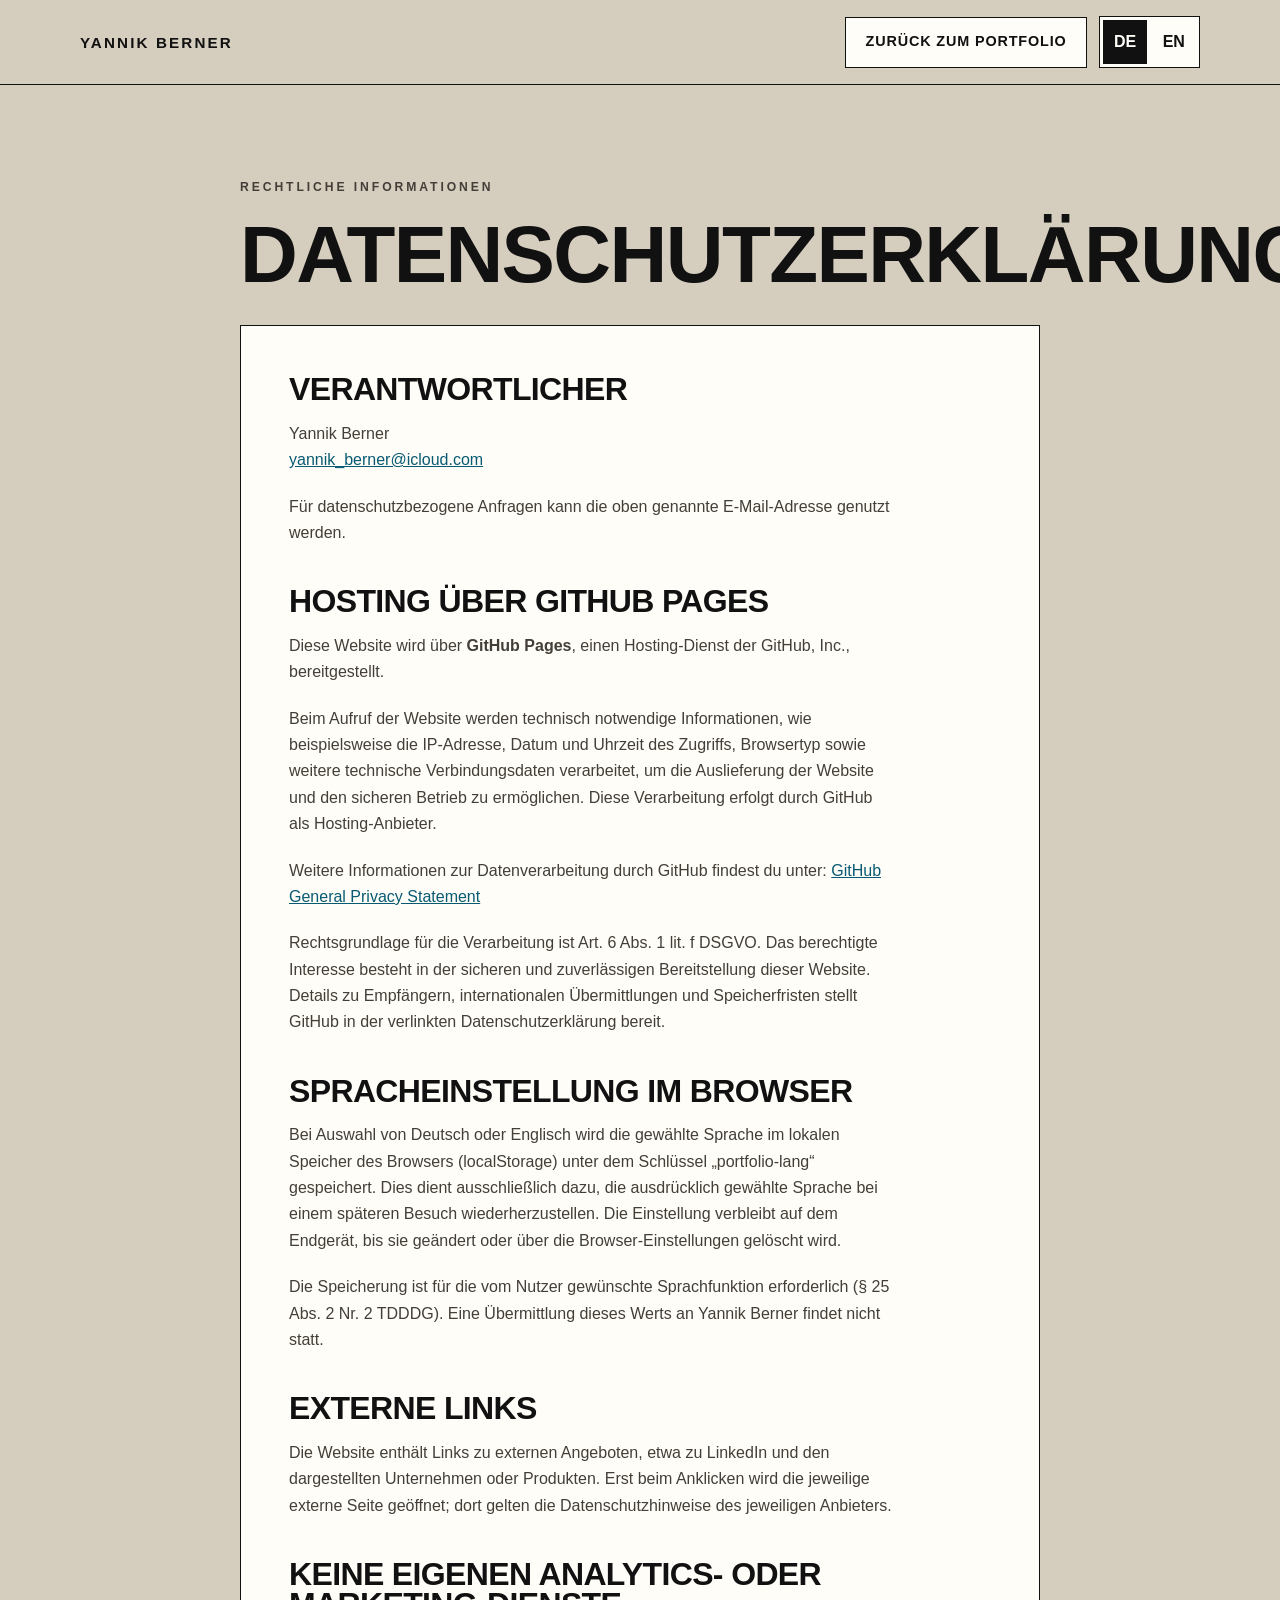
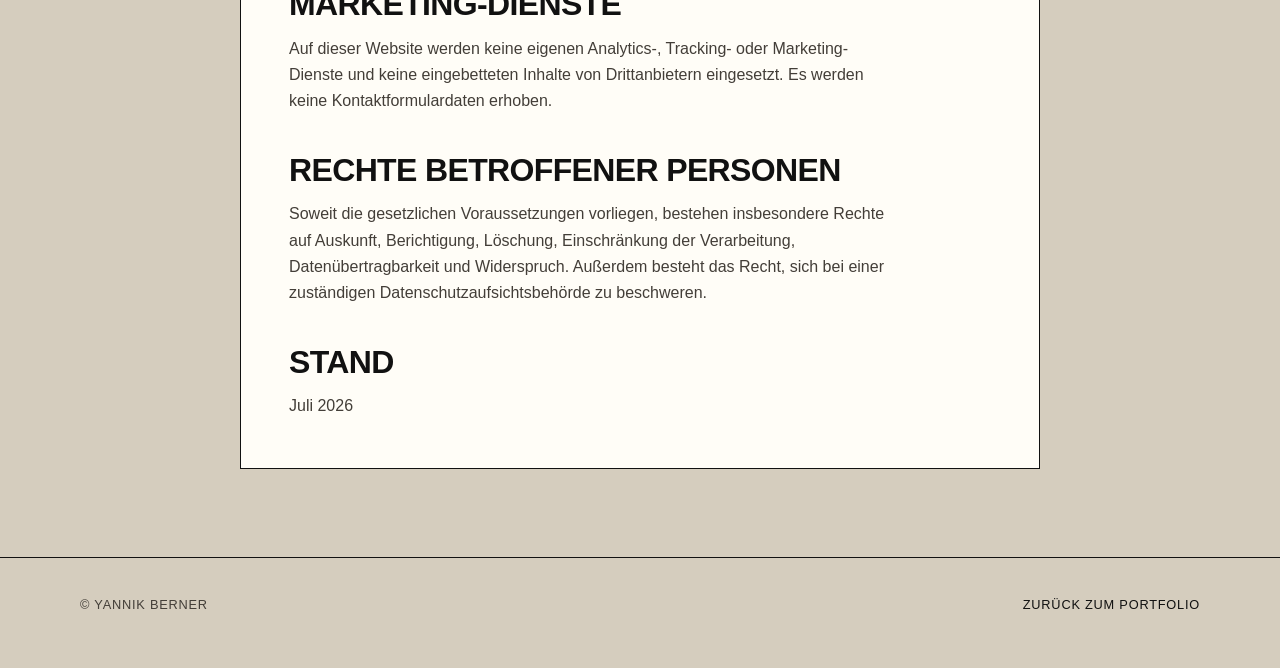
<file: datenschutz.html>
<!DOCTYPE html>
<html lang="de">
  <head>
    <meta charset="UTF-8" />
    <meta name="viewport" content="width=device-width, initial-scale=1.0" />
    <meta name="robots" content="noindex, follow" />
    <meta name="description" content="Datenschutzhinweise für das Portfolio von Yannik Berner." />
    <meta name="theme-color" content="#d5cdbe" />
    <link rel="canonical" href="https://yannikberner-ai-pm.github.io/datenschutz.html" />
    <title>Datenschutzerklärung | Yannik Berner</title>
    <link rel="icon" type="image/png" sizes="32x32" href="assets/images/favicon-32.png" />
    <link rel="stylesheet" href="styles.css" />
  </head>
  <body data-page="privacy">
    <a class="skip-link" href="#main-content" data-i18n="skipLink">Zum Inhalt springen</a>

    <header class="site-header">
      <div class="container nav-bar">
        <a class="brand" href="index.html" data-portfolio-link>Yannik Berner</a>
        <div class="legal-nav-actions">
          <a class="button button-secondary" href="index.html" data-portfolio-link data-i18n="privacy.backToPortfolio">Zurück zum Portfolio</a>
          <div class="lang-switcher" role="group" aria-label="Sprachumschalter" data-i18n-aria="nav.languageLabel">
            <button class="lang-button is-active" type="button" data-lang="de" aria-pressed="true">DE</button>
            <button class="lang-button" type="button" data-lang="en" aria-pressed="false">EN</button>
          </div>
        </div>
      </div>
    </header>

    <main id="main-content" class="legal-main">
      <section class="section">
        <div class="container legal-content">
          <p class="eyebrow" data-i18n="privacy.eyebrow">Rechtliche Informationen</p>
          <h1 data-i18n="privacy.heading">Datenschutzerklärung</h1>

          <article class="legal-copy">
            <h2 data-i18n="privacy.controllerHeading">Verantwortlicher</h2>
            <p>
              Yannik Berner<br />
              <a href="mailto:yannik_berner@icloud.com">yannik_berner@icloud.com</a>
            </p>
            <p data-i18n="privacy.controllerNote">
              Für datenschutzbezogene Anfragen kann die oben genannte E-Mail-Adresse genutzt werden.
            </p>

            <h2 data-i18n="privacy.hostingHeading">Hosting über GitHub Pages</h2>
            <p data-i18n="privacy.hostingIntro">
              Diese Website wird über <strong>GitHub Pages</strong>, einen Hosting-Dienst der GitHub, Inc., bereitgestellt.
            </p>
            <p data-i18n="privacy.processing">
              Beim Aufruf der Website werden technisch notwendige Informationen, wie beispielsweise die IP-Adresse, Datum und Uhrzeit des Zugriffs, Browsertyp sowie weitere technische Verbindungsdaten verarbeitet, um die Auslieferung der Website und den sicheren Betrieb zu ermöglichen. Diese Verarbeitung erfolgt durch GitHub als Hosting-Anbieter.
            </p>
            <p>
              <span data-i18n="privacy.moreInfo">Weitere Informationen zur Datenverarbeitung durch GitHub findest du unter:</span>
              <a
                href="https://docs.github.com/en/site-policy/privacy-policies/github-general-privacy-statement"
                target="_blank"
                rel="noopener noreferrer"
                data-i18n="privacy.githubPrivacy"
                data-i18n-aria="privacy.githubPrivacyLabel"
              >
                GitHub General Privacy Statement
              </a>
            </p>
            <p data-i18n="privacy.legalBasis">
              Rechtsgrundlage für die Verarbeitung ist Art. 6 Abs. 1 lit. f DSGVO. Das berechtigte Interesse besteht in der sicheren und zuverlässigen Bereitstellung dieser Website.
            </p>

            <h2 data-i18n="privacy.languageHeading">Spracheinstellung im Browser</h2>
            <p data-i18n="privacy.languageStorage">
              Bei Auswahl von Deutsch oder Englisch wird die gewählte Sprache im lokalen Speicher des Browsers (localStorage) unter dem Schlüssel „portfolio-lang“ gespeichert. Dies dient ausschließlich dazu, die ausdrücklich gewählte Sprache bei einem späteren Besuch wiederherzustellen. Die Einstellung verbleibt auf dem Endgerät, bis sie geändert oder über die Browser-Einstellungen gelöscht wird.
            </p>
            <p data-i18n="privacy.languageBasis">
              Die Speicherung ist für die vom Nutzer gewünschte Sprachfunktion erforderlich (§ 25 Abs. 2 Nr. 2 TDDDG). Eine Übermittlung dieses Werts an Yannik Berner findet nicht statt.
            </p>

            <h2 data-i18n="privacy.externalLinksHeading">Externe Links</h2>
            <p data-i18n="privacy.externalLinks">
              Die Website enthält Links zu externen Angeboten, etwa zu LinkedIn und den dargestellten Unternehmen oder Produkten. Erst beim Anklicken wird die jeweilige externe Seite geöffnet; dort gelten die Datenschutzhinweise des jeweiligen Anbieters.
            </p>

            <h2 data-i18n="privacy.noTrackingHeading">Keine eigenen Analytics- oder Marketing-Dienste</h2>
            <p data-i18n="privacy.noTracking">
              Auf dieser Website werden keine eigenen Analytics-, Tracking- oder Marketing-Dienste und keine eingebetteten Inhalte von Drittanbietern eingesetzt. Es werden keine Kontaktformulardaten erhoben.
            </p>

            <h2 data-i18n="privacy.rightsHeading">Rechte betroffener Personen</h2>
            <p data-i18n="privacy.rights">
              Soweit die gesetzlichen Voraussetzungen vorliegen, bestehen insbesondere Rechte auf Auskunft, Berichtigung, Löschung, Einschränkung der Verarbeitung, Datenübertragbarkeit und Widerspruch. Außerdem besteht das Recht, sich bei einer zuständigen Datenschutzaufsichtsbehörde zu beschweren.
            </p>

            <h2 data-i18n="privacy.updatedHeading">Stand</h2>
            <p data-i18n="privacy.updated">Juli 2026</p>
          </article>
        </div>
      </section>
    </main>

    <footer class="site-footer">
      <div class="container footer-content">
        <p>© Yannik Berner</p>
        <a href="index.html" data-portfolio-link data-i18n="privacy.backToPortfolio">Zurück zum Portfolio</a>
      </div>
    </footer>
    <script src="script.js"></script>
  </body>
</html>
</file>
<file: styles.css>
:root {
  --background: #d5cdbe;
  --surface: #fffdf7;
  --text: #111111;
  /* WCAG AA body text: ≥4.5:1 on --background and --surface */
  --muted: #433e38;
  --enertrag: #ffcc00;
  --senec: #55ff66;
  --soniq: #f1c0fd;
  --mercedes: #a3abb3;
  --remindme: #d6a385;
  /* Links on beige page background need ≥4.5:1 (was #0b6f8e ≈ 3.6:1) */
  --contact: #085a73;
}

* {
  box-sizing: border-box;
}

html {
  scroll-behavior: smooth;
}

main {
  display: flex;
  flex-direction: column;
}

#top { order: 1; }
.proof-section { order: 2; }
#impact { order: 3; }
#experience { order: 4; }
#projects { order: 5; }
#capabilities { order: 6; }
.skills-section { order: 7; }
#about { order: 8; }
#contact { order: 9; }

body {
  margin: 0;
  font-family: Inter, "Segoe UI", Roboto, Arial, sans-serif;
  color: var(--text);
  background: var(--background);
  line-height: 1.65;
}

a {
  color: inherit;
}

a:focus-visible,
button:focus-visible,
summary:focus-visible {
  outline: 3px solid var(--text);
  outline-offset: 4px;
}

img {
  display: block;
  max-width: 100%;
}

.skip-link {
  position: absolute;
  left: -999px;
  top: 0;
}

.skip-link:focus {
  left: 1rem;
  top: 1rem;
  z-index: 30;
  background: var(--surface);
  border: 1px solid var(--text);
  padding: 0.75rem 1rem;
}

.container {
  width: min(1120px, calc(100% - 2rem));
  margin: 0 auto;
}

.section {
  padding: 5.5rem 0;
}

.site-header {
  position: sticky;
  top: 0;
  z-index: 20;
  background: var(--background);
  border-bottom: 1px solid var(--text);
}

.nav-bar {
  display: flex;
  align-items: center;
  justify-content: space-between;
  gap: 1rem;
  padding: 1rem 0;
}

.brand {
  font-size: 0.95rem;
  font-weight: 800;
  letter-spacing: 0.14em;
  text-transform: uppercase;
  text-decoration: none;
}

.nav-controls {
  display: flex;
  align-items: center;
  gap: 0.75rem;
}

.nav-toggle {
  display: none;
  border: 1px solid var(--text);
  background: var(--surface);
  color: var(--text);
  padding: 0.55rem 0.8rem;
  font: inherit;
  font-weight: 700;
  text-transform: uppercase;
  cursor: pointer;
}

.site-nav {
  display: flex;
  align-items: center;
  gap: 1rem;
}

.site-nav a {
  display: inline-flex;
  align-items: center;
  min-height: 44px;
  text-decoration: none;
  text-transform: uppercase;
  font-size: 0.84rem;
  font-weight: 700;
  letter-spacing: 0.08em;
  color: var(--text);
  padding-bottom: 0.2rem;
  border-bottom: 1px solid transparent;
}

.site-nav a:hover,
.site-nav a:focus-visible,
.site-nav a.active {
  border-color: var(--text);
}

.lang-switcher {
  display: inline-flex;
  align-items: center;
  gap: 0.3rem;
  border: 1px solid var(--text);
  padding: 0.2rem;
  background: var(--surface);
}

.lang-button {
  border: 0;
  background: transparent;
  color: var(--text);
  font: inherit;
  font-weight: 700;
  text-transform: uppercase;
  cursor: pointer;
  min-width: 44px;
  min-height: 44px;
  padding: 0.25rem 0.45rem;
}

.lang-button.is-active {
  background: var(--text);
  color: var(--surface);
}

.hero-grid,
.split-layout,
.contact-grid {
  display: grid;
  gap: 2rem;
}

.hero-grid {
  grid-template-columns: minmax(240px, 340px) minmax(0, 1fr);
  align-items: start;
  gap: clamp(2rem, 5vw, 5rem);
}

.hero-copy {
  min-width: 0;
}

.portrait-shell {
  width: 100%;
  max-width: 340px;
  aspect-ratio: 4 / 5;
  overflow: hidden;
  padding: 0;
  border: 1px solid var(--text);
  background: #ece6da;
}

.portrait-shell picture {
  display: contents;
}

.portrait-shell img {
  display: block;
  width: 100%;
  height: 100%;
  object-fit: cover;
  object-position: center top;
}

.portrait-shell .image-placeholder {
  inset: 0;
}

.eyebrow {
  display: inline-block;
  margin: 0 0 0.9rem;
  font-size: 0.76rem;
  font-weight: 800;
  letter-spacing: 0.24em;
  text-transform: uppercase;
  color: var(--muted);
}

h1,
h2,
h3,
h4 {
  margin-top: 0;
  font-weight: 800;
  line-height: 0.95;
  letter-spacing: -0.02em;
  text-transform: uppercase;
}

h1 {
  font-size: clamp(3rem, 6.2vw, 5.2rem);
  margin-bottom: 1rem;
}

h2 {
  font-size: clamp(2rem, 3.2vw, 2.7rem);
  margin-bottom: 1rem;
}

h3 {
  font-size: 1.25rem;
  margin-bottom: 0.45rem;
}

.hero-title {
  font-weight: 800;
  text-transform: uppercase;
  letter-spacing: 0.08em;
  margin-bottom: 1rem;
}

.hero-intro,
.hero-intro-mobile,
.prose p,
.case-overview,
.case-details p,
.contact-card p,
.section-intro p,
.impact-card p,
.job-meta p,
.result-line {
  font-size: 1rem;
  color: var(--muted);
  max-width: 62ch;
}

.hero-intro-mobile {
  display: none;
}

.section-lead {
  margin: 0;
  font-size: clamp(1.05rem, 1.8vw, 1.3rem);
  line-height: 1.55;
}

.hero-actions {
  display: flex;
  flex-wrap: wrap;
  gap: 0.9rem;
  margin-top: 1.8rem;
}

.proof-section {
  border-block: 1px solid var(--text);
  background: var(--surface);
}

.proof-grid {
  display: grid;
  grid-template-columns: repeat(4, minmax(0, 1fr));
}

.proof-item {
  display: flex;
  min-height: 7.5rem;
  flex-direction: column;
  justify-content: center;
  padding: 1.25rem;
  text-decoration: none;
  border-right: 1px solid var(--text);
}

.proof-item:first-child {
  border-left: 1px solid var(--text);
}

.proof-item .proof-source {
  margin: 0 0 0.5rem;
  color: var(--muted);
  font-size: 0.68rem;
  font-weight: 700;
  letter-spacing: 0.06em;
  text-transform: uppercase;
}

.proof-item strong {
  font-size: clamp(1.65rem, 3vw, 2.5rem);
  line-height: 1;
}

.proof-item span {
  margin-top: 0.55rem;
  color: var(--muted);
  font-size: 0.78rem;
  font-weight: 800;
  line-height: 1.35;
  letter-spacing: 0.05em;
  text-transform: uppercase;
}

.proof-item:hover,
.proof-item:focus-visible {
  background: var(--text);
  color: var(--surface);
  outline-offset: -4px;
}

.proof-item:hover span,
.proof-item:focus-visible span {
  color: var(--surface);
}

.button {
  display: inline-flex;
  align-items: center;
  justify-content: center;
  border: 1px solid var(--text);
  padding: 0.8rem 1.2rem;
  text-decoration: none;
  text-transform: uppercase;
  font-size: 0.9rem;
  font-weight: 800;
  letter-spacing: 0.06em;
  transition: transform 180ms ease, background 180ms ease;
}

.button:hover,
.button:focus-visible {
  transform: translateY(-2px);
}

.button-primary {
  background: var(--text);
  color: var(--surface);
}

.button-secondary {
  background: var(--surface);
  color: var(--text);
}

.portrait-shell,
.media-shell,
.capability,
.case-study,
.contact-card,
.impact-card,
.skill-group {
  background: var(--surface);
  border: 1px solid var(--text);
}

.portrait-shell {
  padding: 1rem;
  position: relative;
}

.portrait-shell img {
  width: 100%;
  aspect-ratio: 3 / 4;
  object-fit: cover;
  background: #ece6da;
  display: block;
}

.media-shell {
  position: relative;
  overflow: hidden;
  aspect-ratio: 16 / 9;
  padding: 0.75rem;
  background: var(--surface);
  border: 1px solid var(--text);
}

.energy-lab-media {
  margin: 0;
  min-width: 0;
}

.energy-lab-media .media-shell {
  aspect-ratio: auto;
}

.energy-lab-media figcaption {
  margin-top: 0.5rem;
  font-size: 0.8rem;
  line-height: 1.5;
}

.media-shell picture {
  display: contents;
}

.media-shell img {
  width: 100%;
  height: auto;
  object-fit: cover;
  display: block;
  transition: transform 0.3s ease;
}

.media-shell:hover img {
  transform: scale(1.03);
}

.media-link {
  display: block;
  color: inherit;
  text-decoration: none;
  cursor: pointer;
}

.media-link:focus-visible {
  outline: 3px solid var(--text);
  outline-offset: 4px;
}

.image-placeholder {
  position: absolute;
  inset: 1rem;
  display: none;
  align-items: center;
  justify-content: center;
  text-align: center;
  text-transform: uppercase;
  font-size: 0.9rem;
  font-weight: 700;
  letter-spacing: 0.08em;
  background: rgba(255, 253, 247, 0.92);
  border: 1px dashed var(--text);
  color: var(--text);
  pointer-events: none;
}

.portrait-shell.image-missing .image-placeholder,
.media-shell.image-missing .image-placeholder {
  display: flex;
}

.portrait-shell img[style*="display: none"],
.media-shell img[style*="display: none"] {
  display: none;
}

.split-layout {
  grid-template-columns: minmax(240px, 0.8fr) 1fr;
  align-items: start;
}

.about-layout {
  grid-template-columns: minmax(0, 1fr) minmax(0, 1fr);
  gap: clamp(3rem, 7vw, 8rem);
  align-items: start;
}

.about-heading,
.about-content {
  min-width: 0;
  max-width: 100%;
}

.about-title {
  width: 100%;
  max-width: 100%;
  min-width: 0;
  margin: 0;
  font-size: clamp(2.6rem, 3vw, 3.8rem);
  line-height: 0.92;
  letter-spacing: -0.035em;
  overflow: visible;
}

.about-title span {
  display: block;
  max-width: 100%;
  white-space: nowrap;
}

.about-content {
  min-width: 0;
}

.impact-grid {
  display: grid;
  grid-template-columns: minmax(0, 1fr);
  gap: 1rem;
  align-items: stretch;
}

.impact-card {
  display: flex;
  flex-direction: column;
  min-width: 0;
  width: 100%;
  max-width: 100%;
  box-sizing: border-box;
  padding: clamp(1.5rem, 3vw, 2.5rem);
  overflow: hidden;
  color: inherit;
  text-decoration: none;
}

.impact-card h3 {
  display: block;
  min-width: 0;
  max-width: 100%;
  margin: 0 0 1rem;

  font-size: clamp(1.25rem, 1.8vw, 1.75rem);
  line-height: 0.95;

  white-space: normal;
  overflow-wrap: normal;
  word-break: normal;
  hyphens: none;
}

.impact-card p {
  max-width: 100%;
  margin: 0 0 1.5rem;

  font-size: 0.98rem;
  line-height: 1.5;

  white-space: normal;
  overflow-wrap: anywhere;
  hyphens: auto;
}

.impact-card h4 {
  margin: 0 0 0.8rem;
  font-size: 0.78rem;
  letter-spacing: 0.08em;
}

.impact-tags {
  display: flex;
  flex-wrap: wrap;
  gap: 0.4rem;
  margin: 0 0 1.5rem;
}

.impact-tags span {
  display: inline-block;
  border: 1px solid var(--text);
  padding: 0.28rem 0.48rem;
  font-size: 0.7rem;
  font-weight: 700;
  line-height: 1.35;
  letter-spacing: 0.03em;
  text-transform: uppercase;
}

.impact-card ul {
  margin: 0 0 1.5rem;
  padding-left: 1.15rem;
  color: var(--muted);
  font-size: 0.92rem;
  line-height: 1.5;
}

.impact-card li + li {
  margin-top: 0.5rem;
}

.impact-approach-note {
  margin-bottom: 1.5rem;
  padding: 0.9rem 1rem;
  border: 1px solid var(--text);
  background: var(--background);
}

.impact-approach-label {
  margin: 0 0 0.45rem;
  font-size: 0.78rem;
  font-weight: 800;
  letter-spacing: 0.08em;
  text-transform: uppercase;
}

.impact-approach-note > p:last-child {
  margin: 0;
  color: var(--muted);
  font-size: 0.92rem;
  line-height: 1.5;
}

.impact-proof {
  margin-top: auto;
  padding-top: 1rem;
  border-top: 1px solid var(--text);
}

.impact-proof > span {
  display: block;
  margin-bottom: 0.65rem;
  font-size: 0.76rem;
  font-weight: 800;
  letter-spacing: 0.06em;
  text-transform: uppercase;
}

.impact-proof-links {
  display: flex;
  flex-wrap: wrap;
  gap: 0.45rem;
}

.impact-proof-links a {
  display: inline-block;
  padding: 0.35rem 0.55rem;
  border: 1px solid var(--text);
  background: var(--surface);
  font-size: 0.74rem;
  font-weight: 800;
  line-height: 1.3;
  text-decoration: none;
  text-transform: uppercase;
}

.impact-proof-links a:hover,
.impact-proof-links a:focus-visible {
  background: var(--text);
  color: var(--surface);
}

.capabilities-grid,
.skills-grid {
  display: grid;
  gap: 1rem;
}

.capabilities-grid {
  grid-template-columns: repeat(3, minmax(0, 1fr));
}

.skills-grid {
  grid-template-columns: repeat(3, minmax(0, 1fr));
}

.skills-disclosure {
  border: 1px solid var(--text);
  background: var(--surface);
}

.skills-disclosure > summary {
  display: flex;
  min-height: 72px;
  align-items: center;
  justify-content: space-between;
  gap: 1rem;
  padding: 1.25rem;
  cursor: pointer;
  list-style: none;
}

.skills-disclosure > summary::-webkit-details-marker {
  display: none;
}

.skills-disclosure > summary::after {
  content: "+";
  font-size: 1.8rem;
  font-weight: 800;
  line-height: 1;
}

.skills-disclosure[open] > summary::after {
  content: "–";
}

.skills-disclosure .eyebrow {
  margin: 0;
}

.skills-summary-title {
  flex: 1;
  font-size: clamp(1rem, 2vw, 1.35rem);
  font-weight: 800;
  line-height: 1.15;
  text-transform: uppercase;
}

.skills-disclosure .skills-grid {
  padding: 0 1.25rem 1.25rem;
}

.capability,
.skill-group {
  padding: 1.25rem;
}

.capability p,
.skill-group ul {
  margin: 0;
  color: var(--muted);
}

.skill-group ul {
  padding-left: 1rem;
}

.skill-group li + li {
  margin-top: 0.35rem;
}

.experience-section {
  padding-bottom: 4rem;
}

.case-study {
  padding: 1.5rem;
  margin-bottom: 1.25rem;
  scroll-margin-top: 6.5rem;
}

.case-accent {
  height: 0.35rem;
  width: 100%;
  background: var(--text);
  margin-bottom: 1rem;
}

.case-study.enertrag .case-accent {
  background: var(--enertrag);
}

.case-study.senec .case-accent {
  background: var(--senec);
}

.case-study.soniq .case-accent {
  background: var(--soniq);
}

.case-study.mercedes .case-accent {
  background: var(--mercedes);
}

.case-study.remindme .case-accent {
  background: var(--remindme);
}

.case-study-header {
  display: flex;
  justify-content: space-between;
  gap: 1rem;
  align-items: start;
  margin-bottom: 0.8rem;
}

.case-study-header > div:first-child {
  flex: 1 1 auto;
  min-width: 0;
}

.case-context {
  margin: 0;
  flex: 0 1 40ch;
  max-width: 40ch;
  color: var(--muted);
  font-size: 0.95rem;
  line-height: 1.45;
  text-align: right;
  text-wrap: pretty;
  hyphens: none;
  -webkit-hyphens: none;
  overflow-wrap: break-word;
  word-break: normal;
}

.value-label {
  display: inline-block;
  max-width: 100%;
  margin: 0 0 0.9rem;
  padding: 0.38rem 0.62rem;
  border: 1px solid var(--text);
  background: var(--background);
  font-size: 0.76rem;
  font-weight: 800;
  line-height: 1.4;
  letter-spacing: 0.04em;
  text-transform: uppercase;
  text-wrap: pretty;
  hyphens: none;
  -webkit-hyphens: none;
  overflow-wrap: break-word;
  word-break: normal;
}

.case-approach {
  margin: 1rem 0;
  padding: 1rem 1.15rem;
  border-left: 0.35rem solid var(--text);
  background: var(--background);
}

.case-approach-label {
  margin: 0 0 0.35rem;
  color: var(--muted);
  font-size: 0.72rem;
  font-weight: 800;
  letter-spacing: 0.12em;
  text-transform: uppercase;
}

.case-approach h4 {
  margin-bottom: 0.45rem;
  font-size: 0.95rem;
  line-height: 1.15;
}

.case-approach > p:last-child {
  max-width: 74ch;
  margin: 0;
  color: var(--muted);
  font-size: 0.92rem;
  line-height: 1.5;
  text-wrap: pretty;
  hyphens: none;
  -webkit-hyphens: none;
  overflow-wrap: break-word;
  word-break: normal;
}

.job-meta {
  display: flex;
  flex-wrap: wrap;
  gap: 1rem;
  margin: 0.8rem 0 1rem;
}

.job-meta p {
  margin: 0;
}

.case-body {
  display: grid;
  grid-template-columns: 1.1fr 0.9fr;
  gap: 1.25rem;
  margin-top: 1rem;
}

.case-list ul {
  padding-left: 1.1rem;
  margin: 0;
  color: var(--muted);
}

.case-list li + li {
  margin-top: 0.55rem;
}

.case-list-more {
  margin-bottom: 1rem;
}

.media-shell {
  padding: 0.75rem;
  position: relative;
}

.tags {
  display: flex;
  flex-wrap: wrap;
  gap: 0.45rem;
  margin: 1rem 0 0.8rem;
}

.tags span {
  display: inline-block;
  border: 1px solid var(--text);
  padding: 0.35rem 0.6rem;
  font-size: 0.8rem;
  font-weight: 700;
  text-transform: uppercase;
  letter-spacing: 0.04em;
}

.result-line {
  max-width: 74ch;
  margin: 0.8rem 0 0;
  padding: 0.85rem 1rem;
  border: 1px solid var(--text);
  background: var(--text);
  color: var(--surface);
  font-weight: 800;
  line-height: 1.45;
}

.case-external-link {
  margin: 0.75rem 0 0;
}

.case-external-link a {
  display: inline-flex;
  min-height: 44px;
  align-items: center;
  gap: 0.35rem;
  color: var(--contact);
  font-weight: 800;
  text-underline-offset: 0.22em;
}

.details-toggle {
  display: none;
  border: 1px solid var(--text);
  background: var(--surface);
  color: var(--text);
  min-height: 44px;
  padding: 0.65rem 0.95rem;
  text-transform: uppercase;
  font: inherit;
  font-weight: 700;
  cursor: pointer;
}

.details-toggle:focus-visible {
  outline: 3px solid var(--text);
  outline-offset: 4px;
}

.js-ready .details-toggle {
  display: inline-flex;
  align-items: center;
}

.case-details {
  margin-top: 0.8rem;
  border-top: 1px solid var(--text);
  padding-top: 0.8rem;
  overflow-anchor: none;
}

.case-details[hidden] {
  display: block !important;
}

.js-ready .case-details[hidden] {
  display: none !important;
}

.details-toggle[data-toggle-kind="narrative"] {
  margin-top: 1.75rem;
}

.case-narrative {
  margin-top: 2rem;
  padding-top: 1rem;
  border-top: 1px solid var(--text);
}

.case-narrative[hidden] {
  display: block !important;
}

.js-ready .case-narrative[hidden] {
  display: none !important;
}

.js-ready .details-toggle[data-toggle-kind="narrative"] + .case-narrative {
  margin-top: 0.85rem;
}

.case-narrative-heading {
  margin: 0 0 0.75rem;
  font-size: 0.78rem;
  font-weight: 800;
  letter-spacing: 0.12em;
  text-transform: uppercase;
}

.narrative-steps {
  list-style: none;
  margin: 0;
  padding: 0;
  display: grid;
  gap: 0.7rem;
}

.narrative-steps li {
  display: grid;
  grid-template-columns: minmax(7.5rem, 9.5rem) 1fr;
  gap: 0.75rem 1rem;
  align-items: start;
  padding: 0.65rem 0.75rem;
  background: var(--background);
  border-left: 0.28rem solid var(--text);
}

.narrative-steps strong {
  display: block;
  color: var(--text);
  font-size: 0.72rem;
  font-weight: 800;
  letter-spacing: 0.1em;
  text-transform: uppercase;
  line-height: 1.35;
}

.narrative-steps span {
  color: var(--muted);
  font-size: 0.92rem;
  line-height: 1.5;
}

@media (max-width: 720px) {
  .narrative-steps li {
    grid-template-columns: 1fr;
    gap: 0.3rem;
  }
}

.contact-section {
  background: var(--surface);
  border-top: 1px solid var(--text);
}

.contact-grid {
  grid-template-columns: 1.1fr 0.9fr;
  align-items: start;
}

.contact-card {
  padding: 1.4rem;
}

.contact-card a {
  display: inline-block;
  color: var(--contact);
  font-weight: 700;
  text-decoration: none;
  margin-bottom: 0.35rem;
}

.site-footer {
  padding: 1.5rem 0 2.5rem;
  border-top: 1px solid var(--text);
}

.footer-content {
  display: flex;
  justify-content: space-between;
  gap: 1rem;
  align-items: center;
  text-transform: uppercase;
  font-size: 0.8rem;
  letter-spacing: 0.06em;
  color: var(--muted);
}

.footer-content a {
  text-decoration: none;
  color: var(--text);
}

.footer-links {
  display: flex;
  gap: 1.25rem;
  align-items: center;
}

.legal-main {
  min-height: calc(100vh - 10rem);
}

.legal-content {
  width: min(800px, 100%);
}

.legal-nav-actions {
  display: flex;
  gap: 0.75rem;
  align-items: center;
}

.legal-content > .eyebrow {
  margin-bottom: 1.25rem;
}

.legal-content h1 {
  margin-bottom: 2rem;
  font-size: clamp(2.8rem, 7vw, 5rem);
}

.legal-copy {
  padding: clamp(1.5rem, 4vw, 3rem);
  border: 1px solid var(--text);
  background: var(--surface);
}

.legal-copy h2 {
  margin: 2.5rem 0 1rem;
  font-size: clamp(1.35rem, 2.5vw, 2rem);
}

.legal-copy h2:first-child {
  margin-top: 0;
}

.legal-copy p {
  max-width: 68ch;
  margin: 0;
  color: var(--muted);
}

.legal-copy p + p {
  margin-top: 1.25rem;
}

.legal-copy a {
  color: var(--contact);
  overflow-wrap: anywhere;
}

.reveal {
  opacity: 1;
  transform: none;
}

.js-ready .reveal {
  opacity: 0;
  transform: translateY(24px);
  transition: opacity 500ms ease, transform 500ms ease;
}

.js-ready .reveal.is-visible {
  opacity: 1;
  transform: translateY(0);
}

@media (max-width: 960px) {
  .js-ready .nav-toggle {
    display: inline-flex;
  }

  .js-ready .site-nav {
    position: absolute;
    top: 100%;
    left: 0;
    right: 0;
    flex-direction: column;
    align-items: flex-start;
    padding: 1rem 1rem 1.25rem;
    background: var(--background);
    border-bottom: 1px solid var(--text);
  }

  .js-ready .site-nav.is-open {
    display: flex;
  }

  .js-ready .site-nav:not(.is-open) {
    display: none;
  }

  .nav-bar {
    position: relative;
  }

  html:not(.js-ready) .nav-bar {
    align-items: flex-start;
    flex-direction: column;
  }

  html:not(.js-ready) .site-nav {
    flex-wrap: wrap;
  }
}

@media (max-width: 900px) {
  .hero-grid,
  .split-layout,
  .case-body,
  .contact-grid {
    grid-template-columns: 1fr;
  }

  .about-layout {
    grid-template-columns: 1fr;
    gap: 2rem;
  }

  .about-title {
    font-size: clamp(2.5rem, 9vw, 4rem);
  }

  .about-title span {
    white-space: normal;
  }

  .hero-grid {
    gap: 2rem;
  }

  .hero-copy {
    order: 2;
  }

  .portrait-shell {
    order: 1;
    max-width: 280px;
    margin: 0 auto;
  }

  .capabilities-grid,
  .skills-grid {
    grid-template-columns: repeat(2, minmax(0, 1fr));
  }

  .impact-grid {
    grid-template-columns: 1fr;
  }

  .proof-grid {
    grid-template-columns: repeat(2, minmax(0, 1fr));
  }

  .proof-item:nth-child(3) {
    border-left: 1px solid var(--text);
  }

  .proof-item:nth-child(-n + 2) {
    border-bottom: 1px solid var(--text);
  }
}

@media (max-width: 720px) {
  body {
    overflow-x: hidden;
  }

  .container {
    width: calc(100% - 2rem);
  }

  .section {
    padding: 3.25rem 0;
  }

  .nav-controls {
    width: auto;
  }

  .nav-bar {
    flex-wrap: nowrap;
    min-height: 4rem;
    padding: 0.7rem 0;
  }

  .brand {
    font-size: 0.8rem;
  }

  .nav-toggle {
    padding: 0.45rem 0.65rem;
    font-size: 0.8rem;
  }

  .hero.section {
    padding: 1.5rem 0 2.5rem;
  }

  .hero-grid {
    gap: 2rem;
  }

  .hero-copy {
    order: 1;
  }

  .portrait-shell {
    order: 2;
    width: min(56vw, 210px);
    margin: 0;
  }

  .hero .eyebrow {
    margin-bottom: 0.65rem;
    font-size: 0.66rem;
    letter-spacing: 0.18em;
  }

  .hero h1 {
    margin-bottom: 0.65rem;
    font-size: clamp(2.9rem, 15vw, 4rem);
    line-height: 0.86;
  }

  .hero-title {
    margin: 0 0 0.75rem;
    font-size: 0.86rem;
  }

  .hero-intro {
    display: none;
  }

  .hero-intro-mobile {
    display: block;
    margin: 0;
    max-width: 34ch;
    font-size: 0.95rem;
    line-height: 1.5;
  }

  .hero-actions {
    flex-direction: row;
    align-items: stretch;
    gap: 0.6rem;
    margin-top: 1.25rem;
  }

  .hero-actions .button {
    flex: 1 1 0;
    min-width: 0;
    padding: 0.7rem 0.55rem;
    font-size: 0.72rem;
    line-height: 1.25;
    text-align: center;
  }

  .section-intro h2 {
    overflow-wrap: anywhere;
  }

  .impact-grid,
  .capabilities-grid,
  .skills-grid {
    grid-template-columns: 1fr;
  }

  .impact-card {
    padding: 1.25rem;
  }

  .proof-item {
    min-height: 6.25rem;
    padding: 1rem;
  }

  .proof-item strong {
    font-size: 1.55rem;
  }

  .proof-item span {
    font-size: 0.68rem;
  }

  .case-study {
    padding: 1.1rem;
  }

  .case-overview,
  .case-approach > p:last-child,
  .tags {
    display: none;
  }

  .case-approach {
    margin: 0.8rem 0;
  }

  .experience-section {
    padding-bottom: 2.5rem;
  }

  .skills-section {
    padding-top: 0;
  }

  .case-study-header,
  .footer-content {
    flex-direction: column;
    align-items: flex-start;
  }

  .case-context {
    flex: 1 1 auto;
    max-width: none;
    width: 100%;
    text-align: left;
  }

  .footer-links {
    flex-wrap: wrap;
  }

  .legal-nav-actions {
    gap: 0.5rem;
  }

  .legal-nav-actions .button {
    padding: 0.6rem 0.75rem;
    font-size: 0.72rem;
  }

  .legal-content h1 {
    font-size: clamp(2rem, 11vw, 3rem);
    line-height: 0.95;
    overflow-wrap: anywhere;
  }

}

@media (prefers-reduced-motion: reduce) {
  html {
    scroll-behavior: auto;
  }

  .js-ready .reveal {
    opacity: 1;
    transform: none;
    transition: none;
  }
}
</file>
